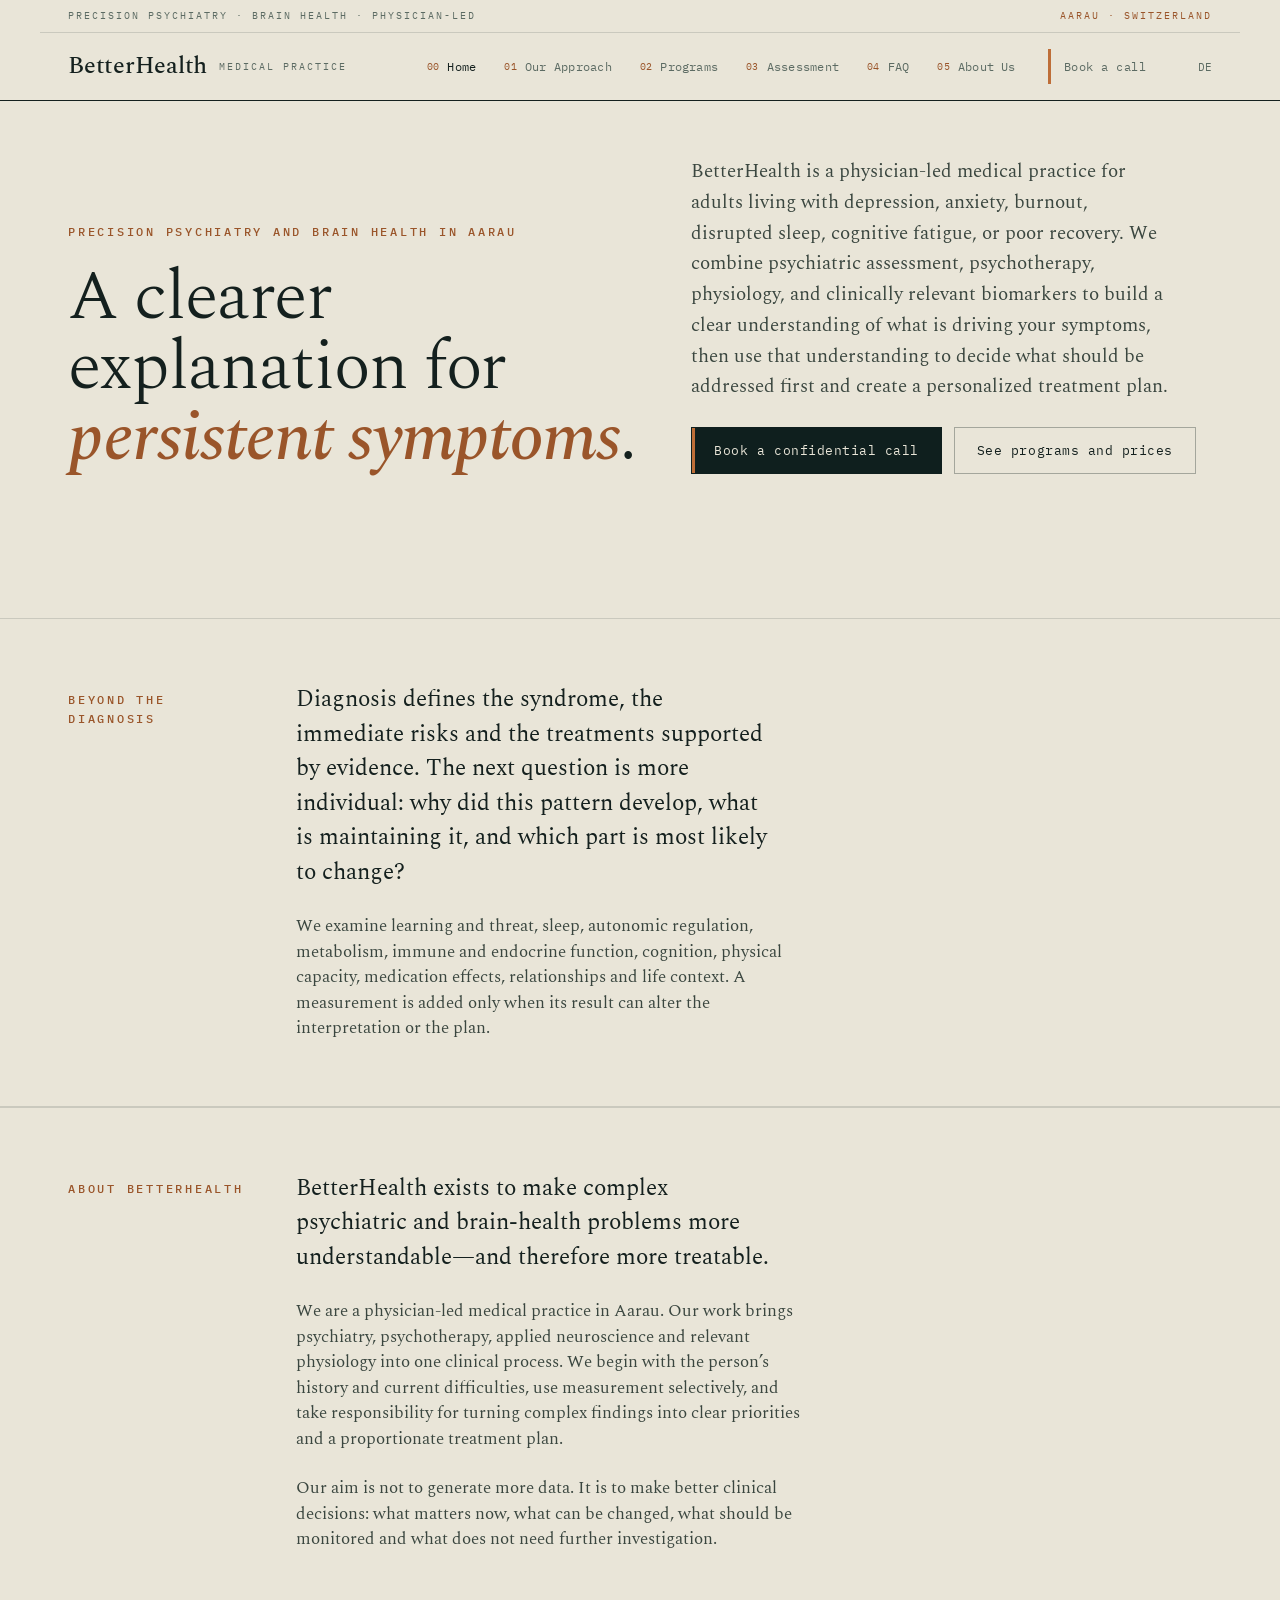
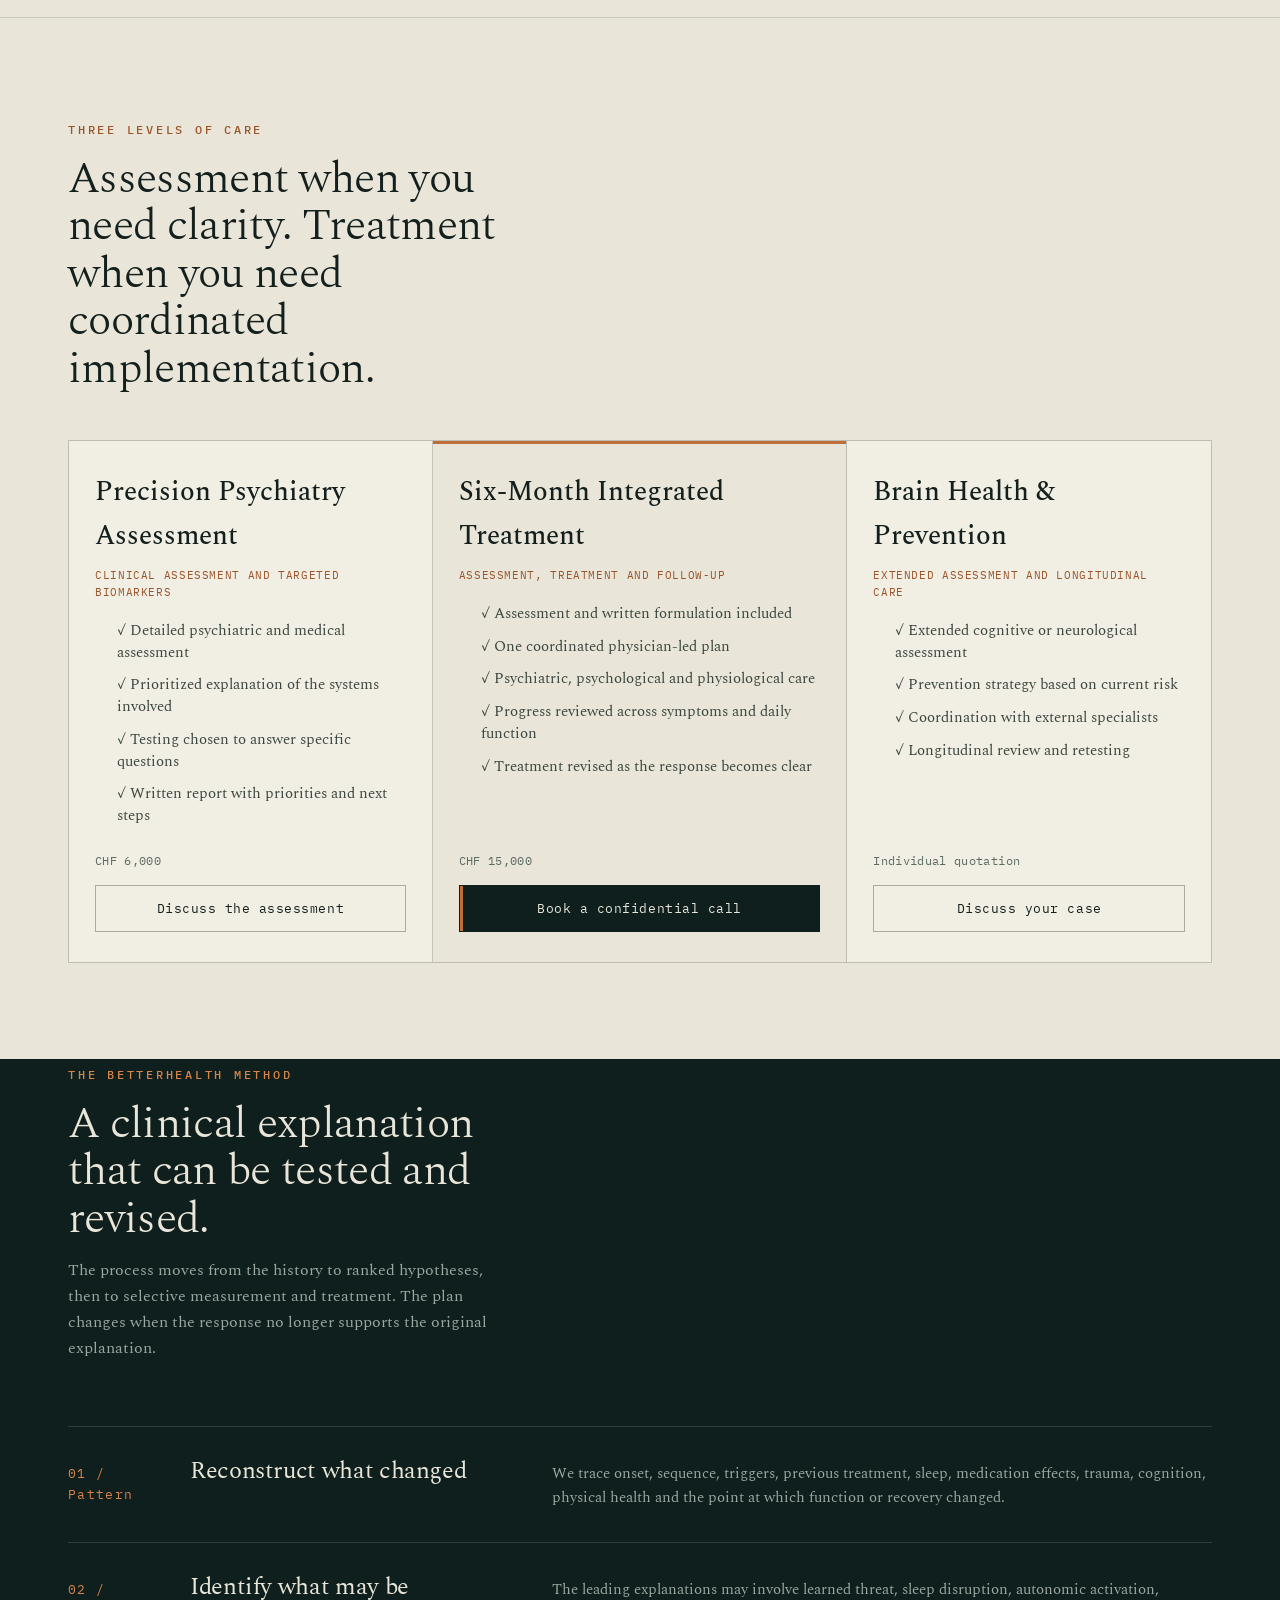
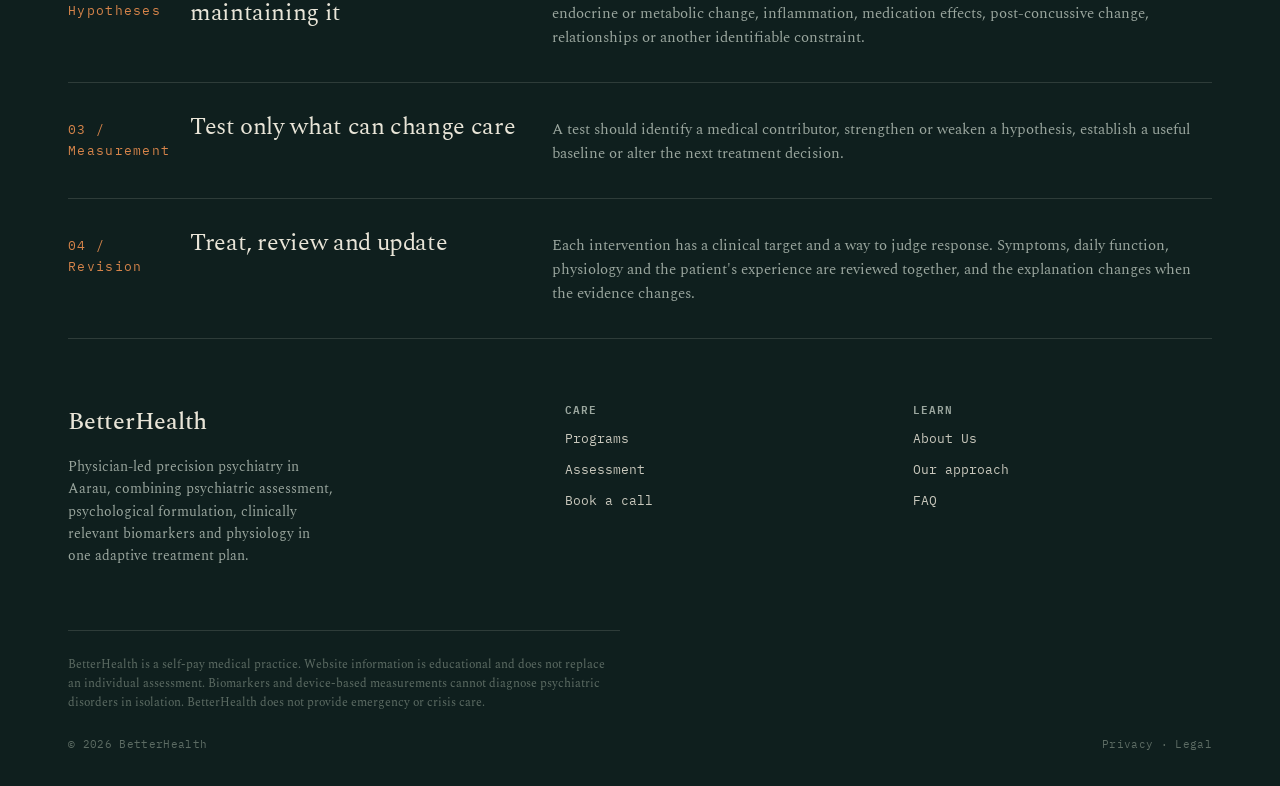
<file: index.html>
<!DOCTYPE html><html lang="en"><head><meta charset="utf-8"/><meta content="width=device-width, initial-scale=1.0" name="viewport"/><title>BetterHealth | Precision psychiatry and brain health in Aarau</title><meta content="Physician-led precision psychiatry in Aarau for persistent depression, anxiety, burnout, disrupted sleep, cognitive fatigue and poor recovery." name="description"/><meta content="BetterHealth | Precision psychiatry and brain health in Aarau" property="og:title"/><meta content="Psychiatric assessment, psychotherapy, clinically relevant biomarkers and physiology brought together in one personalized treatment plan." property="og:description"/><meta content="website" property="og:type"/><link href="https://fonts.googleapis.com" rel="preconnect"/><link crossorigin="" href="https://fonts.gstatic.com" rel="preconnect"/><link href="https://fonts.googleapis.com/css2?family=Spectral:ital,wght@0,300;0,400;0,500;0,600;1,400;1,500&amp;family=IBM+Plex+Mono:wght@400;500;600&amp;display=swap" rel="stylesheet"/><link href="assets/styles.css" rel="stylesheet"/></head><body><header class="nav"><div class="registry"><span data-de="Präzisionspsychiatrie · Gehirngesundheit · Ärztlich geleitet" data-en="Precision psychiatry · Brain health · Physician-led">Precision psychiatry · Brain health · Physician-led</span><span data-de="Aarau · Schweiz" data-en="Aarau · Switzerland">Aarau · Switzerland</span></div><div class="nav-inner"><a class="brand" href="./"><b>BetterHealth</b><span data-de="Praxis" data-en="Medical Practice">Medical Practice</span></a><button aria-controls="navMenu" aria-expanded="false" aria-label="Menu" class="menu-toggle" type="button">☰</button><nav aria-label="Primary" class="nav-index" id="navMenu"><a aria-current="page" href="./"><i>00</i><span data-de="Startseite" data-en="Home">Home</span></a><a href="approach/"><i>01</i><span data-de="Unser Ansatz" data-en="Our Approach">Our Approach</span></a><a href="programs/"><i>02</i><span data-de="Programme" data-en="Programs">Programs</span></a><a href="assessment/"><i>03</i><span data-de="Abklärung" data-en="Assessment">Assessment</span></a><a href="faq/"><i>04</i><span data-de="FAQ" data-en="FAQ">FAQ</span></a><a class="btn btn-solid" href="contact/"><span data-de="Gespräch buchen" data-en="Book a call">Book a call</span></a><button aria-label="Switch language" class="lang-toggle" type="button"><span data-de="EN" data-en="DE">DE</span></button></nav></div></header><div class="page active" id="main-content"><a id="top"></a><section class="hero"><div class="wrap"><div class="hero-head"><div><span class="cap" data-de="Präzisionspsychiatrie und Gehirngesundheit in Aarau" data-en="Precision psychiatry and brain health in Aarau">Precision psychiatry and brain health in Aarau</span><h1 style="margin-top:18px"><span data-de="Eine klarere Erklärung für " data-en="A clearer explanation for ">A clearer explanation for </span><em data-de="anhaltende Beschwerden" data-en="persistent symptoms">persistent symptoms</em><span data-de="." data-en=".">.</span></h1></div><div><p class="lede" data-de="BetterHealth ist eine ärztlich geleitete medizinische Praxis für Erwachsene mit Depression, Angst, Burnout, gestörtem Schlaf, kognitiver Erschöpfung oder unzureichender Erholung. Wir verbinden psychiatrische Abklärung, Psychotherapie, Physiologie und klinisch relevante Biomarker, um klar zu verstehen, was Ihre Beschwerden antreibt. Dieses Verständnis nutzen wir, um zu entscheiden, was zuerst behandelt werden sollte, und einen personalisierten Behandlungsplan zu erstellen." data-en="BetterHealth is a physician-led medical practice for adults living with depression, anxiety, burnout, disrupted sleep, cognitive fatigue, or poor recovery. We combine psychiatric assessment, psychotherapy, physiology, and clinically relevant biomarkers to build a clear understanding of what is driving your symptoms, then use that understanding to decide what should be addressed first and create a personalized treatment plan.">BetterHealth is a physician-led medical practice for adults living with depression, anxiety, burnout, disrupted sleep, cognitive fatigue, or poor recovery. We combine psychiatric assessment, psychotherapy, physiology, and clinically relevant biomarkers to build a clear understanding of what is driving your symptoms, then use that understanding to decide what should be addressed first and create a personalized treatment plan.</p><div class="hero-actions"><a class="btn btn-solid" href="contact/"><span data-de="Vertrauliches Gespräch buchen" data-en="Book a confidential call">Book a confidential call</span></a><a class="btn btn-ghost" href="programs/"><span data-de="Programme und Preise ansehen" data-en="See programs and prices">See programs and prices</span></a></div></div></div></div></section><section class="thesis"><div class="wrap"><span class="cap" data-de="Über die Diagnose hinaus" data-en="Beyond the diagnosis">Beyond the diagnosis</span><div><p data-de="Die Diagnose ordnet das Syndrom, unmittelbare Risiken und evidenzbasierte Behandlungsoptionen ein. Danach folgt die individuellere Frage: Wie ist dieses Muster entstanden, wodurch wird es aufrechterhalten und welcher Teil lässt sich am ehesten verändern?" data-en="Diagnosis defines the syndrome, the immediate risks and the treatments supported by evidence. The next question is more individual: why did this pattern develop, what is maintaining it, and which part is most likely to change?">Diagnosis defines the syndrome, the immediate risks and the treatments supported by evidence. The next question is more individual: why did this pattern develop, what is maintaining it, and which part is most likely to change?</p><p data-de="Wir untersuchen Lernen und Bedrohungsverarbeitung, Schlaf, autonome Regulation, Stoffwechsel, Immun- und Hormonsystem, Kognition, körperliche Leistungsfähigkeit, Medikamenteneffekte, Beziehungen und Lebenskontext. Eine Messung wird nur ergänzt, wenn ihr Ergebnis die Interpretation oder den Plan verändern kann." data-en="We examine learning and threat, sleep, autonomic regulation, metabolism, immune and endocrine function, cognition, physical capacity, medication effects, relationships and life context. A measurement is added only when its result can alter the interpretation or the plan.">We examine learning and threat, sleep, autonomic regulation, metabolism, immune and endocrine function, cognition, physical capacity, medication effects, relationships and life context. A measurement is added only when its result can alter the interpretation or the plan.</p></div></div></section><section class="section programs"><div class="wrap"><div class="head reveal"><span class="cap" data-de="Drei Betreuungstiefen" data-en="Three levels of care">Three levels of care</span><h2 data-de="Abklärung, wenn Sie Klarheit brauchen. Behandlung, wenn Sie eine koordinierte Umsetzung benötigen." data-en="Assessment when you need clarity. Treatment when you need coordinated implementation.">Assessment when you need clarity. Treatment when you need coordinated implementation.</h2></div><div class="tgrid reveal"><div class="tcard"><div class="tname" data-de="Präzisionspsychiatrische Abklärung" data-en="Precision Psychiatry Assessment">Precision Psychiatry Assessment</div><div class="tfor" data-de="Klinische Abklärung und gezielte Biomarker" data-en="Clinical assessment and targeted biomarkers">Clinical assessment and targeted biomarkers</div><ul><li>✓ <span data-de="Vertiefte psychiatrische und medizinische Abklärung" data-en="Detailed psychiatric and medical assessment">Detailed psychiatric and medical assessment</span></li><li>✓ <span data-de="Priorisierte Erklärung der beteiligten Systeme" data-en="Prioritized explanation of the systems involved">Prioritized explanation of the systems involved</span></li><li>✓ <span data-de="Untersuchungen für klar definierte Fragestellungen" data-en="Testing chosen to answer specific questions">Testing chosen to answer specific questions</span></li><li>✓ <span data-de="Schriftlicher Bericht mit Prioritäten und nächsten Schritten" data-en="Written report with priorities and next steps">Written report with priorities and next steps</span></li></ul><div class="price" data-de="CHF 6.000" data-en="CHF 6,000">CHF 6,000</div><a class="btn btn-ghost" href="contact/"><span data-de="Abklärung besprechen" data-en="Discuss the assessment">Discuss the assessment</span></a></div><div class="tcard feat"><div class="tname" data-de="Sechsmonatige integrierte Behandlung" data-en="Six-Month Integrated Treatment">Six-Month Integrated Treatment</div><div class="tfor" data-de="Abklärung, Behandlung und Verlauf" data-en="Assessment, treatment and follow-up">Assessment, treatment and follow-up</div><ul><li>✓ <span data-de="Abklärung und schriftliche Fallformulierung inbegriffen" data-en="Assessment and written formulation included">Assessment and written formulation included</span></li><li>✓ <span data-de="Ein koordinierter, ärztlich geleiteter Plan" data-en="One coordinated physician-led plan">One coordinated physician-led plan</span></li><li>✓ <span data-de="Psychiatrische, psychologische und physiologische Behandlung" data-en="Psychiatric, psychological and physiological care">Psychiatric, psychological and physiological care</span></li><li>✓ <span data-de="Verlaufskontrolle von Symptomen und Alltagsfunktion" data-en="Progress reviewed across symptoms and daily function">Progress reviewed across symptoms and daily function</span></li><li>✓ <span data-de="Anpassung der Behandlung anhand des tatsächlichen Verlaufs" data-en="Treatment revised as the response becomes clear">Treatment revised as the response becomes clear</span></li></ul><div class="price" data-de="CHF 15.000" data-en="CHF 15,000">CHF 15,000</div><a class="btn btn-solid" href="contact/"><span data-de="Vertrauliches Gespräch buchen" data-en="Book a confidential call">Book a confidential call</span></a></div><div class="tcard"><div class="tname" data-de="Gehirngesundheit &amp; Prävention" data-en="Brain Health &amp; Prevention">Brain Health &amp; Prevention</div><div class="tfor" data-de="Erweiterte Abklärung und längerfristige Betreuung" data-en="Extended assessment and longitudinal care">Extended assessment and longitudinal care</div><ul><li>✓ <span data-de="Erweiterte kognitive oder neurologische Abklärung" data-en="Extended cognitive or neurological assessment">Extended cognitive or neurological assessment</span></li><li>✓ <span data-de="Präventionsstrategie auf Grundlage des aktuellen Risikos" data-en="Prevention strategy based on current risk">Prevention strategy based on current risk</span></li><li>✓ <span data-de="Koordination mit externen Fachpersonen" data-en="Coordination with external specialists">Coordination with external specialists</span></li><li>✓ <span data-de="Längerfristige Verlaufsbeurteilung und Wiederholungsmessungen" data-en="Longitudinal review and retesting">Longitudinal review and retesting</span></li></ul><div class="price" data-de="Individuelle Offerte" data-en="Individual quotation">Individual quotation</div><a class="btn btn-ghost" href="contact/"><span data-de="Fall besprechen" data-en="Discuss your case">Discuss your case</span></a></div></div></div></section><section class="method" id="method"><div class="wrap"><span class="cap reveal" data-de="Die BetterHealth-Methode" data-en="The BetterHealth method">The BetterHealth method</span><h2 class="reveal" data-de="Eine klinische Erklärung, die überprüft und angepasst werden kann." data-en="A clinical explanation that can be tested and revised.">A clinical explanation that can be tested and revised.</h2><p class="intro reveal" data-de="Der Prozess führt von der Vorgeschichte zu priorisierten Hypothesen, danach zu gezielten Messungen und Behandlung. Der Plan wird geändert, wenn der Verlauf die ursprüngliche Erklärung nicht mehr stützt." data-en="The process moves from the history to ranked hypotheses, then to selective measurement and treatment. The plan changes when the response no longer supports the original explanation.">The process moves from the history to ranked hypotheses, then to selective measurement and treatment. The plan changes when the response no longer supports the original explanation.</p><div class="seq"><div class="seqrow reveal"><span class="idx">01 / <span data-de="Muster" data-en="Pattern">Pattern</span></span><h3 data-de="Rekonstruieren, was sich verändert hat" data-en="Reconstruct what changed">Reconstruct what changed</h3><p data-de="Wir erfassen Beginn, Abfolge, Auslöser, bisherige Behandlung, Schlaf, Medikamenteneffekte, Trauma, Kognition, körperliche Gesundheit und den Zeitpunkt, an dem Funktion oder Erholung sich verändert haben." data-en="We trace onset, sequence, triggers, previous treatment, sleep, medication effects, trauma, cognition, physical health and the point at which function or recovery changed.">We trace onset, sequence, triggers, previous treatment, sleep, medication effects, trauma, cognition, physical health and the point at which function or recovery changed.</p></div><div class="seqrow reveal"><span class="idx">02 / <span data-de="Hypothesen" data-en="Hypotheses">Hypotheses</span></span><h3 data-de="Mögliche aufrechterhaltende Faktoren erkennen" data-en="Identify what may be maintaining it">Identify what may be maintaining it</h3><p data-de="Die führenden Erklärungen können gelerntes Bedrohungserleben, Schlafstörung, autonome Aktivierung, endokrine oder metabolische Veränderungen, Entzündung, Medikamenteneffekte, postkommotionelle Veränderungen, Beziehungen oder eine andere erkennbare Einschränkung betreffen." data-en="The leading explanations may involve learned threat, sleep disruption, autonomic activation, endocrine or metabolic change, inflammation, medication effects, post-concussive change, relationships or another identifiable constraint.">The leading explanations may involve learned threat, sleep disruption, autonomic activation, endocrine or metabolic change, inflammation, medication effects, post-concussive change, relationships or another identifiable constraint.</p></div><div class="seqrow reveal"><span class="idx">03 / <span data-de="Messung" data-en="Measurement">Measurement</span></span><h3 data-de="Nur messen, was die Behandlung verändern kann" data-en="Test only what can change care">Test only what can change care</h3><p data-de="Eine Untersuchung sollte einen medizinischen Einflussfaktor erkennen, eine Hypothese stützen oder abschwächen, einen sinnvollen Ausgangswert festlegen oder die nächste Behandlungsentscheidung verändern." data-en="A test should identify a medical contributor, strengthen or weaken a hypothesis, establish a useful baseline or alter the next treatment decision.">A test should identify a medical contributor, strengthen or weaken a hypothesis, establish a useful baseline or alter the next treatment decision.</p></div><div class="seqrow reveal"><span class="idx">04 / <span data-de="Anpassung" data-en="Revision">Revision</span></span><h3 data-de="Behandeln, überprüfen und anpassen" data-en="Treat, review and update">Treat, review and update</h3><p data-de="Jede Intervention hat ein klinisches Ziel und eine Methode zur Beurteilung des Ansprechens. Symptome, Alltagsfunktion, Physiologie und die Erfahrung des Patienten werden gemeinsam betrachtet, und die Erklärung ändert sich mit der Evidenz." data-en="Each intervention has a clinical target and a way to judge response. Symptoms, daily function, physiology and the patient's experience are reviewed together, and the explanation changes when the evidence changes.">Each intervention has a clinical target and a way to judge response. Symptoms, daily function, physiology and the patient's experience are reviewed together, and the explanation changes when the evidence changes.</p></div></div></div></section></div><footer><div class="wrap"><div class="fcols"><div><a class="brand" href="./"><b>BetterHealth</b></a><p class="fdesc" data-de="Ärztlich geleitete Präzisionspsychiatrie in Aarau, die psychiatrische Abklärung, psychologische Fallformulierung, klinisch relevante Biomarker und Physiologie in einem anpassbaren Behandlungsplan verbindet." data-en="Physician-led precision psychiatry in Aarau, combining psychiatric assessment, psychological formulation, clinically relevant biomarkers and physiology in one adaptive treatment plan.">Physician-led precision psychiatry in Aarau, combining psychiatric assessment, psychological formulation, clinically relevant biomarkers and physiology in one adaptive treatment plan.</p></div><div class="fcol"><h4 data-de="Pflege" data-en="Care">Care</h4><a data-de="Programme" data-en="Programs" href="programs/">Programs</a><a data-de="Abklärung" data-en="Assessment" href="assessment/">Assessment</a><a data-de="Gespräch buchen" data-en="Book a call" href="contact/">Book a call</a></div><div class="fcol"><h4 data-de="Wissen" data-en="Learn">Learn</h4><a data-de="Unser Ansatz" data-en="Our approach" href="approach/">Our approach</a><a data-de="FAQ" data-en="FAQ" href="faq/">FAQ</a></div></div><p class="disclaimer" data-de="BetterHealth ist eine medizinische Selbstzahlerpraxis. Die Informationen auf dieser Website dienen der Aufklärung und ersetzen keine individuelle Abklärung. Biomarker und gerätebasierte Messungen können psychiatrische Erkrankungen nicht isoliert diagnostizieren. BetterHealth bietet keine Notfall- oder Krisenversorgung." data-en="BetterHealth is a self-pay medical practice. Website information is educational and does not replace an individual assessment. Biomarkers and device-based measurements cannot diagnose psychiatric disorders in isolation. BetterHealth does not provide emergency or crisis care.">BetterHealth is a self-pay medical practice. Website information is educational and does not replace an individual assessment. Biomarkers and device-based measurements cannot diagnose psychiatric disorders in isolation. BetterHealth does not provide emergency or crisis care.</p><div class="fbottom"><span data-de="© 2026 BetterHealth" data-en="© 2026 BetterHealth">© 2026 BetterHealth</span><span data-de="Datenschutz · Rechtliches" data-en="Privacy · Legal">Privacy · Legal</span></div></div></footer><script defer src="assets/app.js"></script></body></html>
</file>
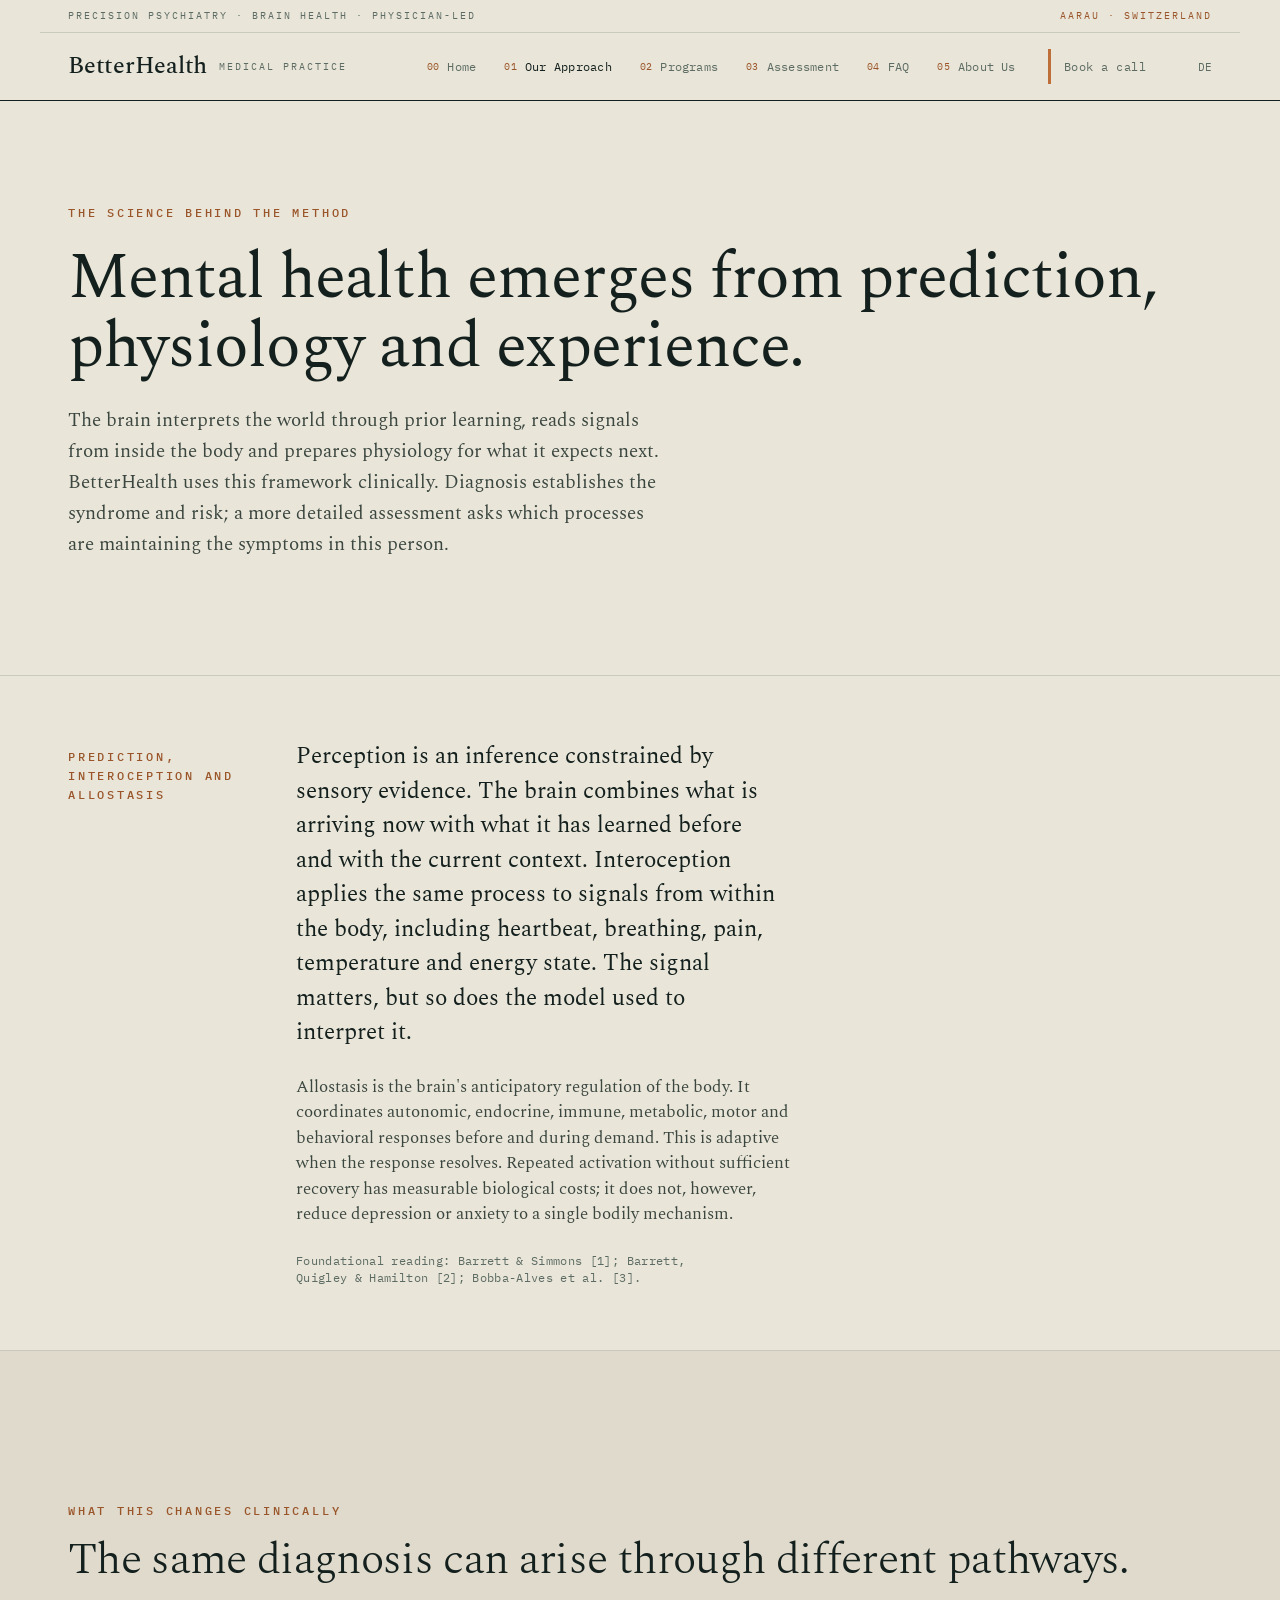
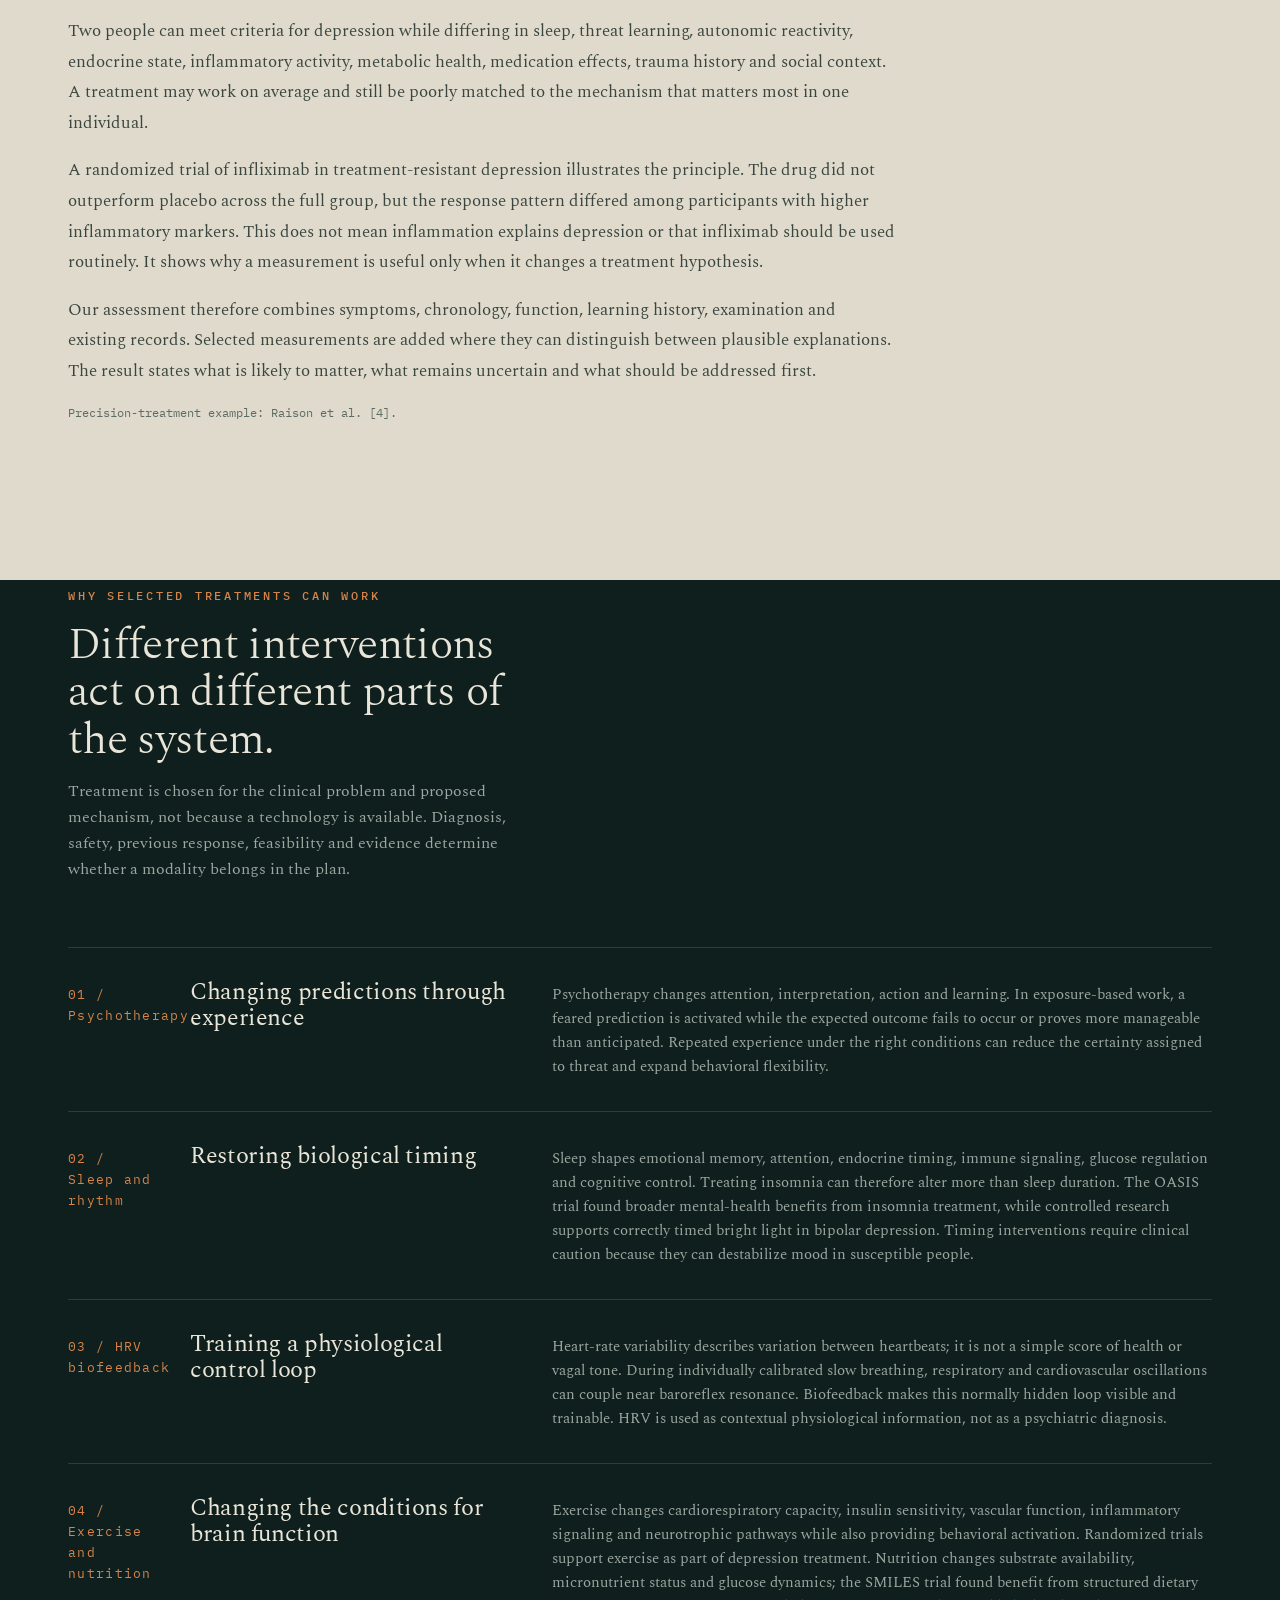
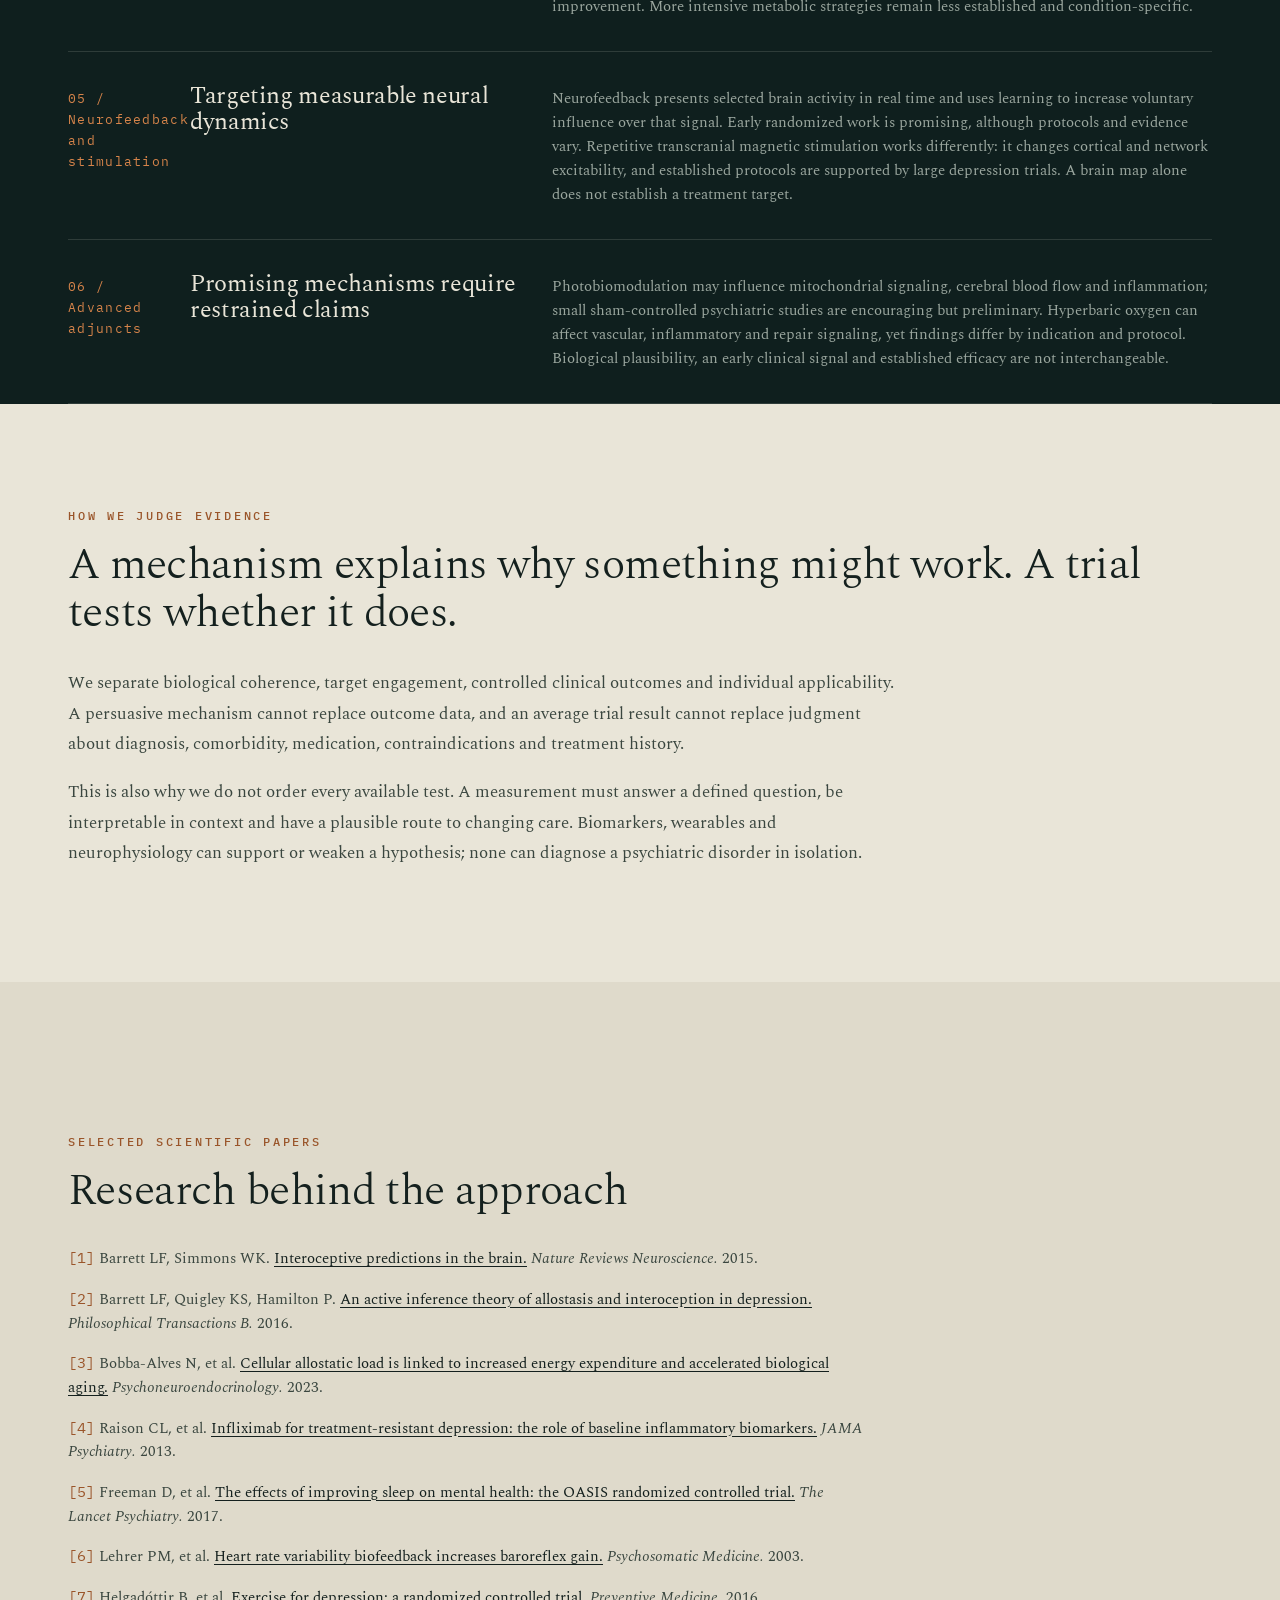
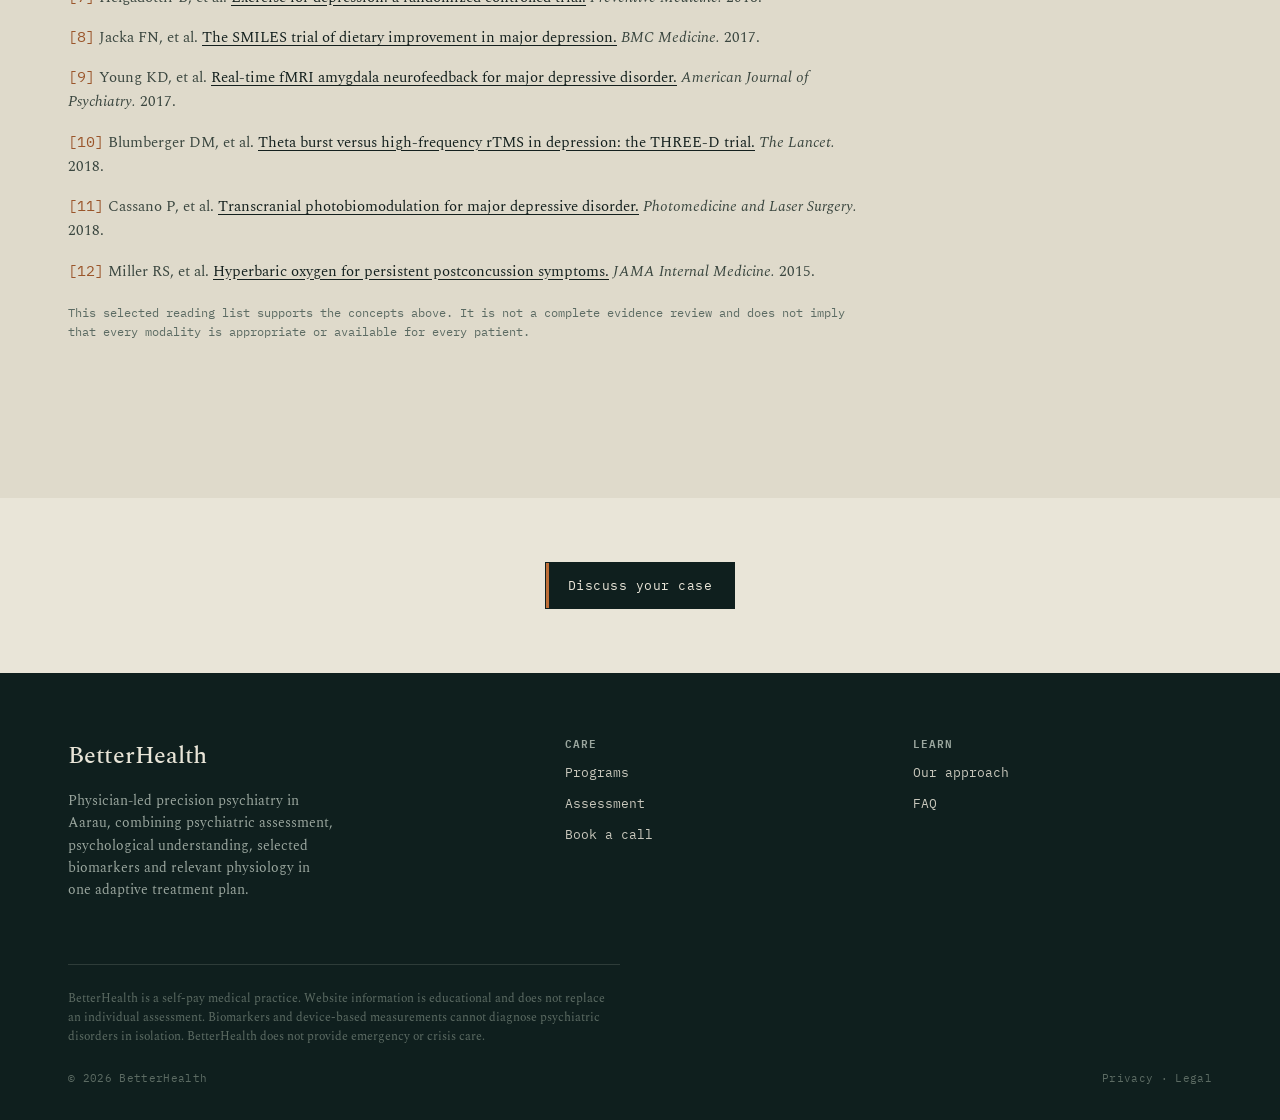
<file: approach/index.html>
<!DOCTYPE html><html lang="en"><head><meta charset="utf-8"/><meta name="viewport" content="width=device-width,initial-scale=1"/><meta name="theme-color" content="#17302d"/><meta name="color-scheme" content="light"/><title>The science behind our approach | BetterHealth</title><meta name="description" content="How prediction, interoception, sleep, physiology, learning and selective measurement inform BetterHealth precision psychiatry."/><meta property="og:title" content="The science behind our approach | BetterHealth"/><meta property="og:description" content="An accessible scientific explanation of the mechanisms behind BetterHealth care, with linked research."/><meta property="og:type" content="website"/><link href="../favicon.svg" rel="icon" type="image/svg+xml"/><link href="../site.webmanifest" rel="manifest"/><link href="https://fonts.googleapis.com" rel="preconnect"/><link crossorigin href="https://fonts.gstatic.com" rel="preconnect"/><link href="https://fonts.googleapis.com/css2?family=Spectral:ital,wght@0,300;0,400;0,500;0,600;1,400;1,500&amp;family=IBM+Plex+Mono:wght@400;500;600&amp;display=swap" rel="stylesheet"/><link href="../assets/styles.css" rel="stylesheet"/></head><body><a class="skip-link" href="#main-content">Skip to content</a><noscript><p class="no-js-notice">This website requires JavaScript for language switching and interactive elements.</p></noscript><header class="nav"><div class="registry"><span data-en="Precision psychiatry · Brain health · Physician-led" data-de="Präzisionspsychiatrie · Gehirngesundheit · Ärztlich geleitet">Precision psychiatry · Brain health · Physician-led</span><span data-en="Aarau · Switzerland" data-de="Aarau · Schweiz">Aarau · Switzerland</span></div><div class="nav-inner"><a class="brand" href="../"><b>BetterHealth</b><span data-en="Medical Practice" data-de="Praxis">Medical Practice</span></a><button aria-controls="navMenu" aria-expanded="false" aria-label="Menu" class="menu-toggle" type="button">☰</button><nav aria-label="Primary" class="nav-index" id="navMenu"><a href="../"><i>00</i><span data-en="Home" data-de="Startseite">Home</span></a><a aria-current="page" href="../approach/"><i>01</i><span data-en="Our Approach" data-de="Unser Ansatz">Our Approach</span></a><a href="../programs/"><i>02</i><span data-en="Programs" data-de="Programme">Programs</span></a><a href="../assessment/"><i>03</i><span data-en="Assessment" data-de="Abklärung">Assessment</span></a><a href="../faq/"><i>04</i><span data-en="FAQ" data-de="FAQ">FAQ</span></a><a class="btn btn-solid" href="../contact/"><span data-en="Book a call" data-de="Gespräch buchen">Book a call</span></a><button aria-label="Switch language" class="lang-toggle" type="button"><span data-en="DE" data-de="EN">DE</span></button></nav></div></header><main class="page" id="main-content"><section class="section"><div class="wrap"><span class="cap" data-en="The science behind the method" data-de="Die Wissenschaft hinter der Methode">The science behind the method</span><h1 style="font-size:clamp(38px,5.4vw,64px);margin-top:18px" data-en="Mental health emerges from prediction, physiology and experience." data-de="Psychische Gesundheit entsteht aus Vorhersage, Physiologie und Erfahrung.">Mental health emerges from prediction, physiology and experience.</h1><p style="font-size:19px;color:var(--ink-soft);margin-top:24px;max-width:60ch" data-en="The brain interprets the world through prior learning, reads signals from inside the body and prepares physiology for what it expects next. BetterHealth uses this framework clinically. Diagnosis establishes the syndrome and risk; a more detailed assessment asks which processes are maintaining the symptoms in this person." data-de="Das Gehirn interpretiert die Welt durch frühere Lernerfahrungen, liest Signale aus dem Körperinneren und bereitet die Physiologie auf das vor, was es als Nächstes erwartet. BetterHealth nutzt diesen Rahmen klinisch. Die Diagnose ordnet Syndrom und Risiko ein; eine vertiefte Abklärung untersucht, welche Prozesse die Beschwerden bei diesem Menschen aufrechterhalten.">The brain interprets the world through prior learning, reads signals from inside the body and prepares physiology for what it expects next. BetterHealth uses this framework clinically. Diagnosis establishes the syndrome and risk; a more detailed assessment asks which processes are maintaining the symptoms in this person.</p></div></section><section class="thesis"><div class="wrap"><span class="cap" data-en="Prediction, interoception and allostasis" data-de="Vorhersage, Interozeption und Allostase">Prediction, interoception and allostasis</span><div><p data-en="Perception is an inference constrained by sensory evidence. The brain combines what is arriving now with what it has learned before and with the current context. Interoception applies the same process to signals from within the body, including heartbeat, breathing, pain, temperature and energy state. The signal matters, but so does the model used to interpret it." data-de="Wahrnehmung ist eine Schlussfolgerung, die durch sensorische Evidenz begrenzt wird. Das Gehirn verbindet das, was gerade eintrifft, mit früheren Lernerfahrungen und dem aktuellen Kontext. Interozeption bezeichnet denselben Prozess für Signale aus dem Körperinneren, darunter Herzschlag, Atmung, Schmerz, Temperatur und Energiezustand. Das Signal ist relevant, ebenso das Modell, mit dem es interpretiert wird.">Perception is an inference constrained by sensory evidence. The brain combines what is arriving now with what it has learned before and with the current context. Interoception applies the same process to signals from within the body, including heartbeat, breathing, pain, temperature and energy state. The signal matters, but so does the model used to interpret it.</p><p data-en="Allostasis is the brain's anticipatory regulation of the body. It coordinates autonomic, endocrine, immune, metabolic, motor and behavioral responses before and during demand. This is adaptive when the response resolves. Repeated activation without sufficient recovery has measurable biological costs; it does not, however, reduce depression or anxiety to a single bodily mechanism." data-de="Allostase ist die vorausschauende Regulation des Körpers durch das Gehirn. Sie koordiniert autonome, endokrine, immunologische, metabolische, motorische und verhaltensbezogene Reaktionen vor und während einer Anforderung. Diese Anpassung ist sinnvoll, wenn die Reaktion wieder abklingt. Wiederholte Aktivierung ohne ausreichende Erholung hat messbare biologische Kosten; sie reduziert Depression oder Angst jedoch nicht auf einen einzelnen körperlichen Mechanismus.">Allostasis is the brain's anticipatory regulation of the body. It coordinates autonomic, endocrine, immune, metabolic, motor and behavioral responses before and during demand. This is adaptive when the response resolves. Repeated activation without sufficient recovery has measurable biological costs; it does not, however, reduce depression or anxiety to a single bodily mechanism.</p><p style="font-family:var(--mono);font-size:11.5px;letter-spacing:.03em;color:var(--slate)" data-en="Foundational reading: Barrett &amp; Simmons [1]; Barrett, Quigley &amp; Hamilton [2]; Bobba-Alves et al. [3]." data-de="Grundlagenliteratur: Barrett &amp; Simmons [1]; Barrett, Quigley &amp; Hamilton [2]; Bobba-Alves et al. [3].">Foundational reading: Barrett &amp; Simmons [1]; Barrett, Quigley &amp; Hamilton [2]; Bobba-Alves et al. [3].</p></div></div></section><section class="section" style="background:var(--porcelain-2);"><div class="wrap" style="padding-top:var(--s5);padding-bottom:var(--s5);"><span class="cap" data-en="What this changes clinically" data-de="Was sich dadurch klinisch verändert">What this changes clinically</span><h2 style="font-size:clamp(28px,3.6vw,44px);font-weight:300;margin-top:12px;margin-bottom:var(--s4)" data-en="The same diagnosis can arise through different pathways." data-de="Dieselbe Diagnose kann über unterschiedliche Wege entstehen.">The same diagnosis can arise through different pathways.</h2><div style="max-width:92ch;line-height:1.8;font-size:17px;color:var(--ink-soft);"><p data-en="Two people can meet criteria for depression while differing in sleep, threat learning, autonomic reactivity, endocrine state, inflammatory activity, metabolic health, medication effects, trauma history and social context. A treatment may work on average and still be poorly matched to the mechanism that matters most in one individual." data-de="Zwei Menschen können die Kriterien einer Depression erfüllen und sich dennoch in Schlaf, Bedrohungslernen, autonomer Reaktivität, endokrinem Zustand, Entzündungsaktivität, Stoffwechselgesundheit, Medikamenteneffekten, Traumageschichte und sozialem Kontext unterscheiden. Eine Behandlung kann im Durchschnitt wirksam sein und dennoch schlecht zu dem Mechanismus passen, der bei einem einzelnen Menschen am wichtigsten ist.">Two people can meet criteria for depression while differing in sleep, threat learning, autonomic reactivity, endocrine state, inflammatory activity, metabolic health, medication effects, trauma history and social context. A treatment may work on average and still be poorly matched to the mechanism that matters most in one individual.</p><p data-en="A randomized trial of infliximab in treatment-resistant depression illustrates the principle. The drug did not outperform placebo across the full group, but the response pattern differed among participants with higher inflammatory markers. This does not mean inflammation explains depression or that infliximab should be used routinely. It shows why a measurement is useful only when it changes a treatment hypothesis." data-de="Eine randomisierte Studie mit Infliximab bei therapieresistenter Depression veranschaulicht dieses Prinzip. In der gesamten Gruppe war das Medikament Placebo nicht überlegen, bei Teilnehmenden mit höheren Entzündungsmarkern zeigte sich jedoch ein anderes Reaktionsmuster. Daraus folgt weder, dass Entzündung Depression erklärt, noch dass Infliximab routinemässig eingesetzt werden sollte. Die Studie zeigt, weshalb eine Messung nur dann wertvoll ist, wenn sie eine Behandlungshypothese verändert.">A randomized trial of infliximab in treatment-resistant depression illustrates the principle. The drug did not outperform placebo across the full group, but the response pattern differed among participants with higher inflammatory markers. This does not mean inflammation explains depression or that infliximab should be used routinely. It shows why a measurement is useful only when it changes a treatment hypothesis.</p><p data-en="Our assessment therefore combines symptoms, chronology, function, learning history, examination and existing records. Selected measurements are added where they can distinguish between plausible explanations. The result states what is likely to matter, what remains uncertain and what should be addressed first." data-de="Unsere Abklärung verbindet deshalb Symptome, zeitlichen Verlauf, Funktionsniveau, Lerngeschichte, Untersuchung und bestehende Unterlagen. Ausgewählte Messungen werden ergänzt, wenn sie zwischen plausiblen Erklärungen unterscheiden können. Das Ergebnis hält fest, was wahrscheinlich relevant ist, was unsicher bleibt und was zuerst behandelt werden sollte.">Our assessment therefore combines symptoms, chronology, function, learning history, examination and existing records. Selected measurements are added where they can distinguish between plausible explanations. The result states what is likely to matter, what remains uncertain and what should be addressed first.</p><p style="font-family:var(--mono);font-size:11.5px;color:var(--slate)" data-en="Precision-treatment example: Raison et al. [4]." data-de="Beispiel für Präzisionsbehandlung: Raison et al. [4].">Precision-treatment example: Raison et al. [4].</p></div></div></section><section class="method"><div class="wrap"><span class="cap reveal" data-en="Why selected treatments can work" data-de="Warum ausgewählte Behandlungen wirken können">Why selected treatments can work</span><h2 class="reveal" data-en="Different interventions act on different parts of the system." data-de="Verschiedene Interventionen wirken an unterschiedlichen Teilen des Systems.">Different interventions act on different parts of the system.</h2><p class="intro reveal" data-en="Treatment is chosen for the clinical problem and proposed mechanism, not because a technology is available. Diagnosis, safety, previous response, feasibility and evidence determine whether a modality belongs in the plan." data-de="Eine Behandlung wird aufgrund des klinischen Problems und des vermuteten Mechanismus ausgewählt, nicht weil eine Technologie verfügbar ist. Diagnose, Sicherheit, bisheriges Ansprechen, Umsetzbarkeit und Evidenz bestimmen, ob eine Modalität in den Plan gehört.">Treatment is chosen for the clinical problem and proposed mechanism, not because a technology is available. Diagnosis, safety, previous response, feasibility and evidence determine whether a modality belongs in the plan.</p><div class="seq"><div class="seqrow"><span class="idx">01 / <span data-en="Psychotherapy" data-de="Psychotherapie">Psychotherapy</span></span><h3 data-en="Changing predictions through experience" data-de="Vorhersagen durch Erfahrung verändern">Changing predictions through experience</h3><p data-en="Psychotherapy changes attention, interpretation, action and learning. In exposure-based work, a feared prediction is activated while the expected outcome fails to occur or proves more manageable than anticipated. Repeated experience under the right conditions can reduce the certainty assigned to threat and expand behavioral flexibility." data-de="Psychotherapie verändert Aufmerksamkeit, Interpretation, Handlung und Lernen. Bei expositionsbasierten Verfahren wird eine befürchtete Vorhersage aktiviert, während das erwartete Ergebnis ausbleibt oder besser bewältigbar ist als angenommen. Wiederholte Erfahrung unter geeigneten Bedingungen kann die Gewissheit von Bedrohung vermindern und die Verhaltensflexibilität erweitern.">Psychotherapy changes attention, interpretation, action and learning. In exposure-based work, a feared prediction is activated while the expected outcome fails to occur or proves more manageable than anticipated. Repeated experience under the right conditions can reduce the certainty assigned to threat and expand behavioral flexibility.</p></div><div class="seqrow"><span class="idx">02 / <span data-en="Sleep and rhythm" data-de="Schlaf und Rhythmus">Sleep and rhythm</span></span><h3 data-en="Restoring biological timing" data-de="Biologische Zeitsteuerung wiederherstellen">Restoring biological timing</h3><p data-en="Sleep shapes emotional memory, attention, endocrine timing, immune signaling, glucose regulation and cognitive control. Treating insomnia can therefore alter more than sleep duration. The OASIS trial found broader mental-health benefits from insomnia treatment, while controlled research supports correctly timed bright light in bipolar depression. Timing interventions require clinical caution because they can destabilize mood in susceptible people." data-de="Schlaf beeinflusst emotionales Gedächtnis, Aufmerksamkeit, endokrine Zeitsteuerung, Immunsignale, Glukoseregulation und kognitive Kontrolle. Die Behandlung von Insomnie kann deshalb mehr verändern als die Schlafdauer. Die OASIS-Studie zeigte breitere psychische Effekte der Insomniebehandlung, während kontrollierte Forschung korrekt terminierte Lichttherapie bei bipolarer Depression stützt. Zeitliche Interventionen erfordern klinische Vorsicht, da sie bei vulnerablen Menschen die Stimmung destabilisieren können.">Sleep shapes emotional memory, attention, endocrine timing, immune signaling, glucose regulation and cognitive control. Treating insomnia can therefore alter more than sleep duration. The OASIS trial found broader mental-health benefits from insomnia treatment, while controlled research supports correctly timed bright light in bipolar depression. Timing interventions require clinical caution because they can destabilize mood in susceptible people.</p></div><div class="seqrow"><span class="idx">03 / <span data-en="HRV biofeedback" data-de="HRV-Biofeedback">HRV biofeedback</span></span><h3 data-en="Training a physiological control loop" data-de="Einen physiologischen Regelkreis trainieren">Training a physiological control loop</h3><p data-en="Heart-rate variability describes variation between heartbeats; it is not a simple score of health or vagal tone. During individually calibrated slow breathing, respiratory and cardiovascular oscillations can couple near baroreflex resonance. Biofeedback makes this normally hidden loop visible and trainable. HRV is used as contextual physiological information, not as a psychiatric diagnosis." data-de="Herzfrequenzvariabilität beschreibt die Schwankung zwischen Herzschlägen; sie ist kein einfacher Wert für Gesundheit oder Vagustonus. Bei individuell abgestimmter langsamer Atmung können sich respiratorische und kardiovaskuläre Oszillationen nahe der Baroreflex-Resonanz koppeln. Biofeedback macht diesen normalerweise verborgenen Regelkreis sichtbar und trainierbar. HRV wird als kontextabhängige physiologische Information verwendet und nicht als psychiatrische Diagnose.">Heart-rate variability describes variation between heartbeats; it is not a simple score of health or vagal tone. During individually calibrated slow breathing, respiratory and cardiovascular oscillations can couple near baroreflex resonance. Biofeedback makes this normally hidden loop visible and trainable. HRV is used as contextual physiological information, not as a psychiatric diagnosis.</p></div><div class="seqrow"><span class="idx">04 / <span data-en="Exercise and nutrition" data-de="Bewegung und Ernährung">Exercise and nutrition</span></span><h3 data-en="Changing the conditions for brain function" data-de="Die Bedingungen für Gehirnfunktion verändern">Changing the conditions for brain function</h3><p data-en="Exercise changes cardiorespiratory capacity, insulin sensitivity, vascular function, inflammatory signaling and neurotrophic pathways while also providing behavioral activation. Randomized trials support exercise as part of depression treatment. Nutrition changes substrate availability, micronutrient status and glucose dynamics; the SMILES trial found benefit from structured dietary improvement. More intensive metabolic strategies remain less established and condition-specific." data-de="Bewegung verändert kardiorespiratorische Leistungsfähigkeit, Insulinsensitivität, Gefässfunktion, Entzündungssignale und neurotrophe Signalwege und vermittelt zugleich Verhaltensaktivierung. Randomisierte Studien stützen Bewegung als Teil der Depressionsbehandlung. Ernährung verändert Substratverfügbarkeit, Mikronährstoffstatus und Glukosedynamik; die SMILES-Studie zeigte Nutzen einer strukturierten Ernährungsumstellung. Intensivere metabolische Strategien bleiben weniger etabliert und indikationsspezifisch.">Exercise changes cardiorespiratory capacity, insulin sensitivity, vascular function, inflammatory signaling and neurotrophic pathways while also providing behavioral activation. Randomized trials support exercise as part of depression treatment. Nutrition changes substrate availability, micronutrient status and glucose dynamics; the SMILES trial found benefit from structured dietary improvement. More intensive metabolic strategies remain less established and condition-specific.</p></div><div class="seqrow"><span class="idx">05 / <span data-en="Neurofeedback and stimulation" data-de="Neurofeedback und Stimulation">Neurofeedback and stimulation</span></span><h3 data-en="Targeting measurable neural dynamics" data-de="Messbare neuronale Dynamik beeinflussen">Targeting measurable neural dynamics</h3><p data-en="Neurofeedback presents selected brain activity in real time and uses learning to increase voluntary influence over that signal. Early randomized work is promising, although protocols and evidence vary. Repetitive transcranial magnetic stimulation works differently: it changes cortical and network excitability, and established protocols are supported by large depression trials. A brain map alone does not establish a treatment target." data-de="Neurofeedback zeigt ausgewählte Gehirnaktivität in Echtzeit und nutzt Lernprozesse, um den willentlichen Einfluss auf dieses Signal zu erhöhen. Frühe randomisierte Arbeiten sind vielversprechend, wobei Protokolle und Evidenz variieren. Repetitive transkranielle Magnetstimulation wirkt anders: Sie verändert kortikale und Netzwerk-Erregbarkeit, und etablierte Protokolle werden durch grosse Depressionsstudien gestützt. Eine Gehirnkarte allein begründet kein Behandlungsziel.">Neurofeedback presents selected brain activity in real time and uses learning to increase voluntary influence over that signal. Early randomized work is promising, although protocols and evidence vary. Repetitive transcranial magnetic stimulation works differently: it changes cortical and network excitability, and established protocols are supported by large depression trials. A brain map alone does not establish a treatment target.</p></div><div class="seqrow"><span class="idx">06 / <span data-en="Advanced adjuncts" data-de="Weiterführende Ergänzungen">Advanced adjuncts</span></span><h3 data-en="Promising mechanisms require restrained claims" data-de="Plausible Mechanismen erfordern zurückhaltende Aussagen">Promising mechanisms require restrained claims</h3><p data-en="Photobiomodulation may influence mitochondrial signaling, cerebral blood flow and inflammation; small sham-controlled psychiatric studies are encouraging but preliminary. Hyperbaric oxygen can affect vascular, inflammatory and repair signaling, yet findings differ by indication and protocol. Biological plausibility, an early clinical signal and established efficacy are not interchangeable." data-de="Photobiomodulation kann mitochondriale Signalwege, zerebrale Durchblutung und Entzündung beeinflussen; kleine sham-kontrollierte psychiatrische Studien sind ermutigend, aber vorläufig. Hyperbare Sauerstofftherapie kann vaskuläre, entzündliche und reparative Signalwege beeinflussen, doch die Befunde unterscheiden sich nach Indikation und Protokoll. Biologische Plausibilität, ein frühes klinisches Signal und etablierte Wirksamkeit sind nicht dasselbe.">Photobiomodulation may influence mitochondrial signaling, cerebral blood flow and inflammation; small sham-controlled psychiatric studies are encouraging but preliminary. Hyperbaric oxygen can affect vascular, inflammatory and repair signaling, yet findings differ by indication and protocol. Biological plausibility, an early clinical signal and established efficacy are not interchangeable.</p></div></div></div></section><section class="section"><div class="wrap"><span class="cap" data-en="How we judge evidence" data-de="Wie wir Evidenz beurteilen">How we judge evidence</span><h2 style="font-size:clamp(28px,3.6vw,44px);font-weight:300;margin-top:12px;margin-bottom:var(--s4)" data-en="A mechanism explains why something might work. A trial tests whether it does." data-de="Ein Mechanismus erklärt, weshalb etwas wirken könnte. Eine Studie prüft, ob es tatsächlich wirkt.">A mechanism explains why something might work. A trial tests whether it does.</h2><div style="max-width:92ch;line-height:1.8;font-size:17px;color:var(--ink-soft);"><p data-en="We separate biological coherence, target engagement, controlled clinical outcomes and individual applicability. A persuasive mechanism cannot replace outcome data, and an average trial result cannot replace judgment about diagnosis, comorbidity, medication, contraindications and treatment history." data-de="Wir unterscheiden biologische Schlüssigkeit, Veränderung der Zielgrösse, kontrollierte klinische Ergebnisse und individuelle Übertragbarkeit. Ein überzeugender Mechanismus ersetzt keine Ergebnisdaten, und ein durchschnittliches Studienresultat ersetzt keine Beurteilung von Diagnose, Komorbidität, Medikation, Kontraindikationen und Behandlungsverlauf.">We separate biological coherence, target engagement, controlled clinical outcomes and individual applicability. A persuasive mechanism cannot replace outcome data, and an average trial result cannot replace judgment about diagnosis, comorbidity, medication, contraindications and treatment history.</p><p data-en="This is also why we do not order every available test. A measurement must answer a defined question, be interpretable in context and have a plausible route to changing care. Biomarkers, wearables and neurophysiology can support or weaken a hypothesis; none can diagnose a psychiatric disorder in isolation." data-de="Aus diesem Grund veranlassen wir nicht jede verfügbare Untersuchung. Eine Messung muss eine definierte Frage beantworten, im Kontext interpretierbar sein und einen plausiblen Weg zur Veränderung der Behandlung eröffnen. Biomarker, Wearables und Neurophysiologie können eine Hypothese stützen oder abschwächen; keines dieser Verfahren diagnostiziert isoliert eine psychiatrische Erkrankung.">This is also why we do not order every available test. A measurement must answer a defined question, be interpretable in context and have a plausible route to changing care. Biomarkers, wearables and neurophysiology can support or weaken a hypothesis; none can diagnose a psychiatric disorder in isolation.</p></div></div></section><section class="section" style="background:var(--porcelain-2);"><div class="wrap" style="padding-top:var(--s5);padding-bottom:var(--s5);"><span class="cap" data-en="Selected scientific papers" data-de="Ausgewählte wissenschaftliche Arbeiten">Selected scientific papers</span><h2 style="font-size:clamp(28px,3.6vw,44px);font-weight:300;margin-top:12px;margin-bottom:var(--s4)" data-en="Research behind the approach" data-de="Forschung hinter dem Ansatz">Research behind the approach</h2><div style="max-width:100ch;line-height:1.65;font-size:14.5px;color:var(--ink-soft);"><p><span class="mono" style="color:var(--copper-deep)">[1]</span> Barrett LF, Simmons WK. <a href="https://pubmed.ncbi.nlm.nih.gov/26016744/" target="_blank" rel="noopener noreferrer" style="color:var(--ink);text-decoration:underline;text-underline-offset:3px">Interoceptive predictions in the brain.</a> <i>Nature Reviews Neuroscience.</i> 2015.</p><p style="margin-top:12px"><span class="mono" style="color:var(--copper-deep)">[2]</span> Barrett LF, Quigley KS, Hamilton P. <a href="https://pubmed.ncbi.nlm.nih.gov/28080969/" target="_blank" rel="noopener noreferrer" style="color:var(--ink);text-decoration:underline;text-underline-offset:3px">An active inference theory of allostasis and interoception in depression.</a> <i>Philosophical Transactions B.</i> 2016.</p><p style="margin-top:12px"><span class="mono" style="color:var(--copper-deep)">[3]</span> Bobba-Alves N, et al. <a href="https://pubmed.ncbi.nlm.nih.gov/37423094/" target="_blank" rel="noopener noreferrer" style="color:var(--ink);text-decoration:underline;text-underline-offset:3px">Cellular allostatic load is linked to increased energy expenditure and accelerated biological aging.</a> <i>Psychoneuroendocrinology.</i> 2023.</p><p style="margin-top:12px"><span class="mono" style="color:var(--copper-deep)">[4]</span> Raison CL, et al. <a href="https://pubmed.ncbi.nlm.nih.gov/22945416/" target="_blank" rel="noopener noreferrer" style="color:var(--ink);text-decoration:underline;text-underline-offset:3px">Infliximab for treatment-resistant depression: the role of baseline inflammatory biomarkers.</a> <i>JAMA Psychiatry.</i> 2013.</p><p style="margin-top:12px"><span class="mono" style="color:var(--copper-deep)">[5]</span> Freeman D, et al. <a href="https://pubmed.ncbi.nlm.nih.gov/28888927/" target="_blank" rel="noopener noreferrer" style="color:var(--ink);text-decoration:underline;text-underline-offset:3px">The effects of improving sleep on mental health: the OASIS randomized controlled trial.</a> <i>The Lancet Psychiatry.</i> 2017.</p><p style="margin-top:12px"><span class="mono" style="color:var(--copper-deep)">[6]</span> Lehrer PM, et al. <a href="https://pubmed.ncbi.nlm.nih.gov/14508023/" target="_blank" rel="noopener noreferrer" style="color:var(--ink);text-decoration:underline;text-underline-offset:3px">Heart rate variability biofeedback increases baroreflex gain.</a> <i>Psychosomatic Medicine.</i> 2003.</p><p style="margin-top:12px"><span class="mono" style="color:var(--copper-deep)">[7]</span> Helgadóttir B, et al. <a href="https://pubmed.ncbi.nlm.nih.gov/27514246/" target="_blank" rel="noopener noreferrer" style="color:var(--ink);text-decoration:underline;text-underline-offset:3px">Exercise for depression: a randomized controlled trial.</a> <i>Preventive Medicine.</i> 2016.</p><p style="margin-top:12px"><span class="mono" style="color:var(--copper-deep)">[8]</span> Jacka FN, et al. <a href="https://pubmed.ncbi.nlm.nih.gov/28137247/" target="_blank" rel="noopener noreferrer" style="color:var(--ink);text-decoration:underline;text-underline-offset:3px">The SMILES trial of dietary improvement in major depression.</a> <i>BMC Medicine.</i> 2017.</p><p style="margin-top:12px"><span class="mono" style="color:var(--copper-deep)">[9]</span> Young KD, et al. <a href="https://pubmed.ncbi.nlm.nih.gov/28407727/" target="_blank" rel="noopener noreferrer" style="color:var(--ink);text-decoration:underline;text-underline-offset:3px">Real-time fMRI amygdala neurofeedback for major depressive disorder.</a> <i>American Journal of Psychiatry.</i> 2017.</p><p style="margin-top:12px"><span class="mono" style="color:var(--copper-deep)">[10]</span> Blumberger DM, et al. <a href="https://pubmed.ncbi.nlm.nih.gov/29726344/" target="_blank" rel="noopener noreferrer" style="color:var(--ink);text-decoration:underline;text-underline-offset:3px">Theta burst versus high-frequency rTMS in depression: the THREE-D trial.</a> <i>The Lancet.</i> 2018.</p><p style="margin-top:12px"><span class="mono" style="color:var(--copper-deep)">[11]</span> Cassano P, et al. <a href="https://pubmed.ncbi.nlm.nih.gov/30346890/" target="_blank" rel="noopener noreferrer" style="color:var(--ink);text-decoration:underline;text-underline-offset:3px">Transcranial photobiomodulation for major depressive disorder.</a> <i>Photomedicine and Laser Surgery.</i> 2018.</p><p style="margin-top:12px"><span class="mono" style="color:var(--copper-deep)">[12]</span> Miller RS, et al. <a href="https://pubmed.ncbi.nlm.nih.gov/25401463/" target="_blank" rel="noopener noreferrer" style="color:var(--ink);text-decoration:underline;text-underline-offset:3px">Hyperbaric oxygen for persistent postconcussion symptoms.</a> <i>JAMA Internal Medicine.</i> 2015.</p><p style="margin-top:20px;font-family:var(--mono);font-size:11.5px;color:var(--slate)" data-en="This selected reading list supports the concepts above. It is not a complete evidence review and does not imply that every modality is appropriate or available for every patient." data-de="Diese ausgewählte Literaturliste stützt die oben beschriebenen Konzepte. Sie ist keine vollständige Evidenzübersicht und bedeutet nicht, dass jede Modalität für jeden Menschen geeignet oder verfügbar ist.">This selected reading list supports the concepts above. It is not a complete evidence review and does not imply that every modality is appropriate or available for every patient.</p></div></div></section><a class="btn btn-solid" href="../contact/" style="margin:var(--s6) auto;display:block;width:fit-content"><span data-en="Discuss your case" data-de="Fall besprechen">Discuss your case</span></a></main><footer><div class="wrap"><div class="fcols"><div><a class="brand" href="../"><b>BetterHealth</b></a><p class="fdesc" data-en="Physician-led precision psychiatry in Aarau, combining psychiatric assessment, psychological understanding, selected biomarkers and relevant physiology in one adaptive treatment plan." data-de="Ärztlich geleitete Präzisionspsychiatrie in Aarau, die psychiatrische Abklärung, psychologisches Verständnis, ausgewählte Biomarker und relevante Physiologie in einem anpassbaren Behandlungsplan verbindet.">Physician-led precision psychiatry in Aarau, combining psychiatric assessment, psychological understanding, selected biomarkers and relevant physiology in one adaptive treatment plan.</p></div><div class="fcol"><h4 data-en="Care" data-de="Behandlung">Care</h4><a data-en="Programs" data-de="Programme" href="../programs/">Programs</a><a data-en="Assessment" data-de="Abklärung" href="../assessment/">Assessment</a><a data-en="Book a call" data-de="Gespräch buchen" href="../contact/">Book a call</a></div><div class="fcol"><h4 data-en="Learn" data-de="Wissen">Learn</h4><a data-en="Our approach" data-de="Unser Ansatz" href="../approach/">Our approach</a><a data-en="FAQ" data-de="FAQ" href="../faq/">FAQ</a></div></div><p class="disclaimer" data-en="BetterHealth is a self-pay medical practice. Website information is educational and does not replace an individual assessment. Biomarkers and device-based measurements cannot diagnose psychiatric disorders in isolation. BetterHealth does not provide emergency or crisis care." data-de="BetterHealth ist eine medizinische Selbstzahlerpraxis. Die Informationen auf dieser Website dienen der Aufklärung und ersetzen keine individuelle Abklärung. Biomarker und gerätebasierte Messungen können psychiatrische Erkrankungen nicht isoliert diagnostizieren. BetterHealth bietet keine Notfall- oder Krisenversorgung.">BetterHealth is a self-pay medical practice. Website information is educational and does not replace an individual assessment. Biomarkers and device-based measurements cannot diagnose psychiatric disorders in isolation. BetterHealth does not provide emergency or crisis care.</p><div class="fbottom"><span>© 2026 BetterHealth</span><span data-en="Privacy · Legal" data-de="Datenschutz · Rechtliches">Privacy · Legal</span></div></div></footer><script defer src="../assets/app.js"></script></body></html>
</file>
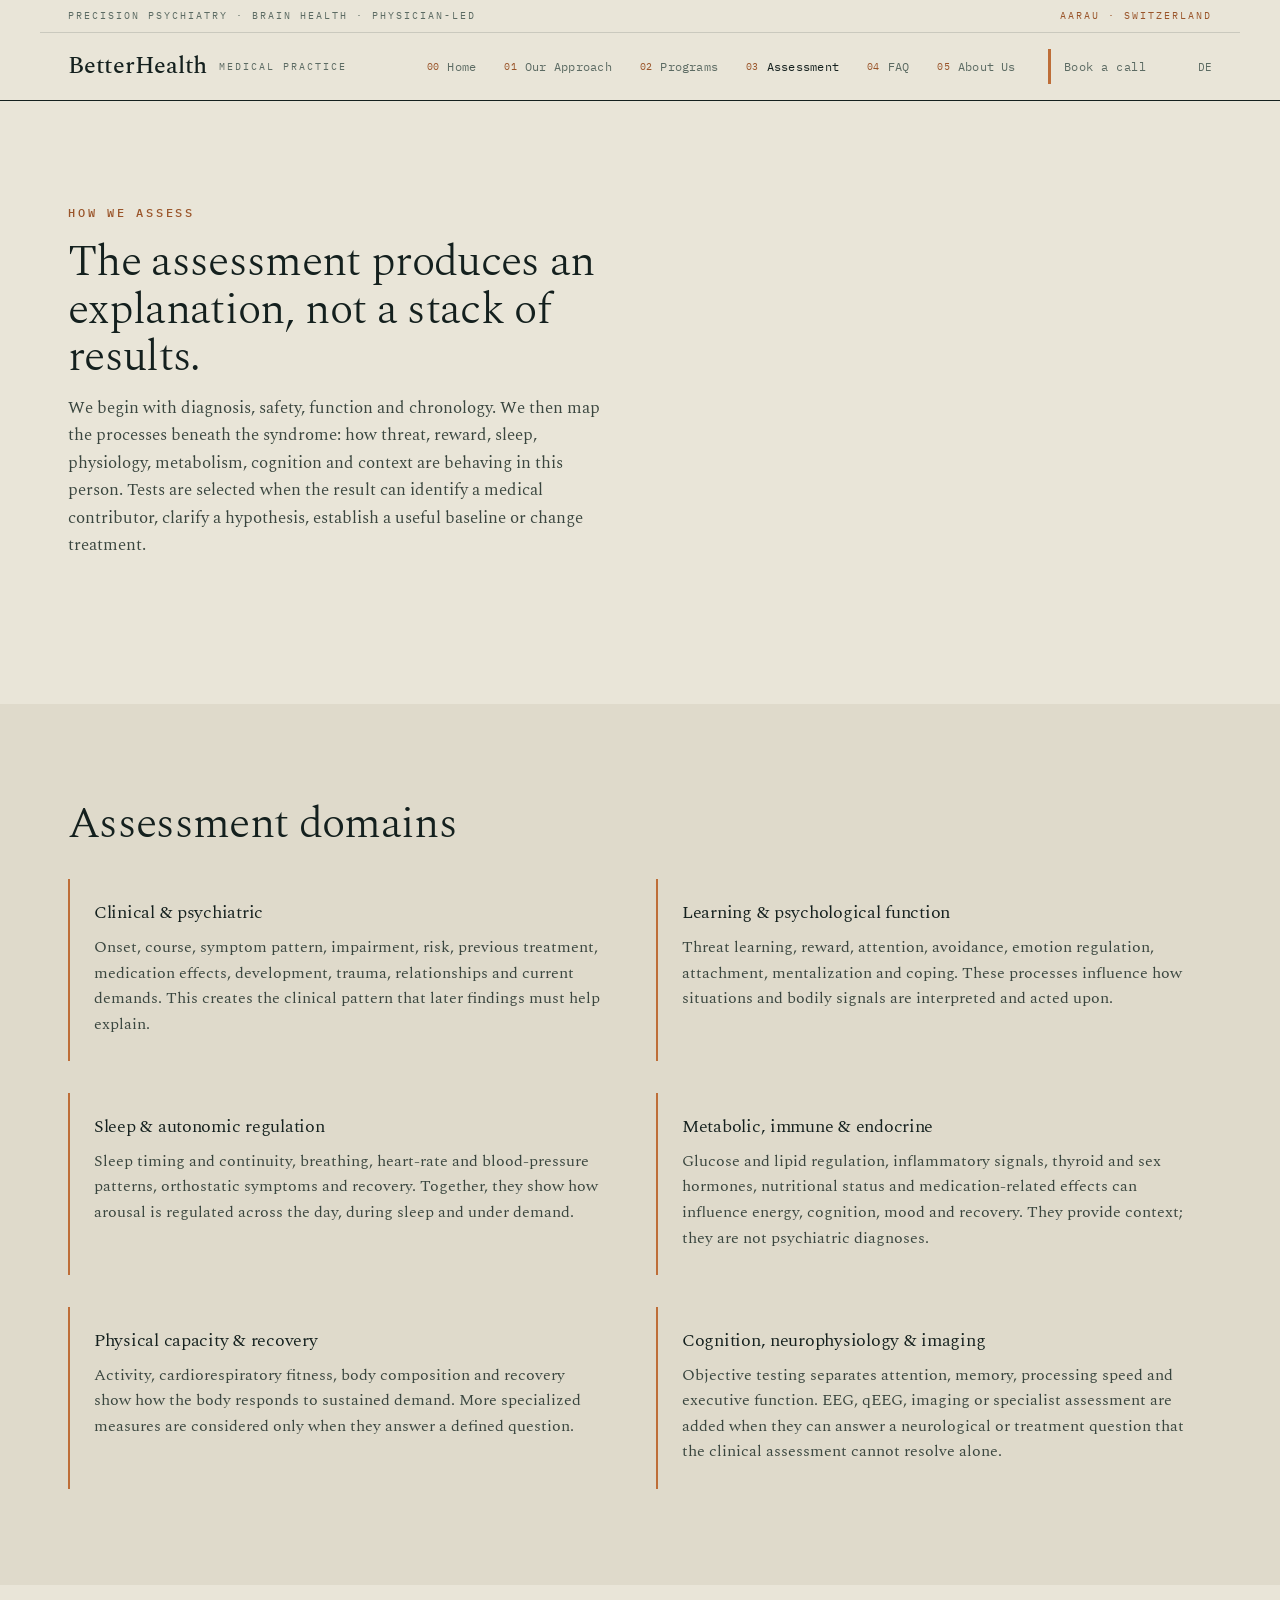
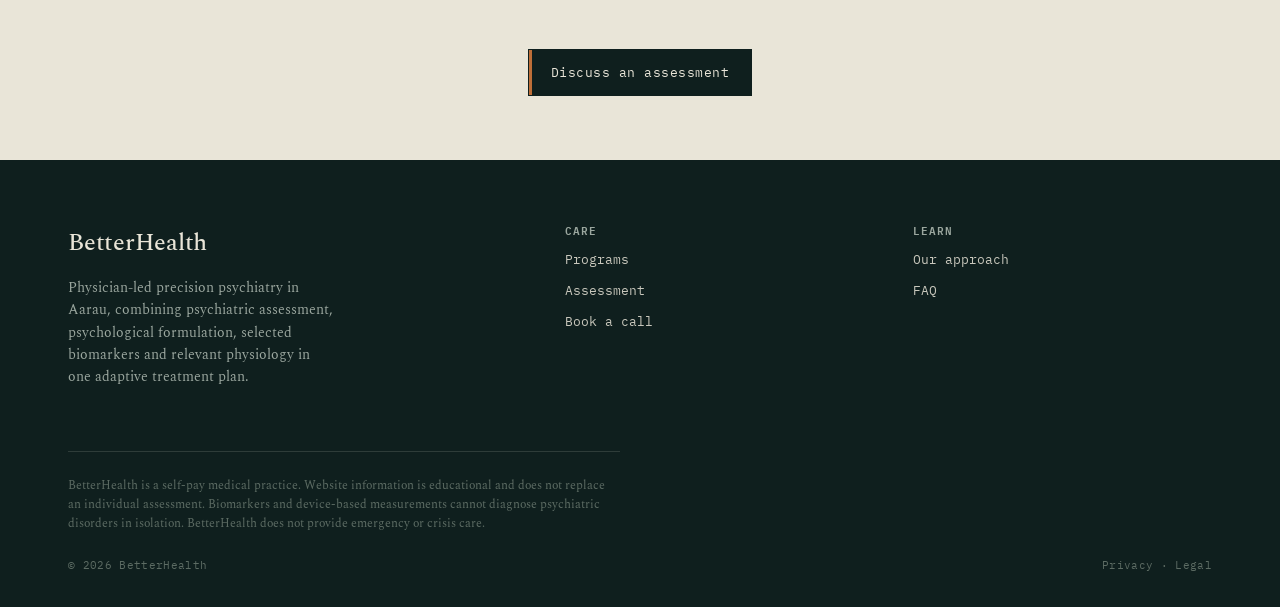
<file: assessment/index.html>
<!DOCTYPE html><html lang="en"><head><meta charset="utf-8"/><meta name="viewport" content="width=device-width,initial-scale=1"/><meta name="theme-color" content="#17302d"/><meta name="color-scheme" content="light"/><title>Precision psychiatry assessment | BetterHealth</title><meta name="description" content="How BetterHealth combines diagnosis, detailed clinical mapping and selective measurement to explain persistent psychiatric and brain-health symptoms."/><meta property="og:title" content="Precision psychiatry assessment | BetterHealth"/><meta property="og:description" content="A clinically led assessment that selects tests according to the question, not the size of a standard panel."/><meta property="og:type" content="website"/><link href="../favicon.svg" rel="icon" type="image/svg+xml"/><link href="../site.webmanifest" rel="manifest"/><link href="https://fonts.googleapis.com" rel="preconnect"/><link crossorigin href="https://fonts.gstatic.com" rel="preconnect"/><link href="https://fonts.googleapis.com/css2?family=Spectral:ital,wght@0,300;0,400;0,500;0,600;1,400;1,500&amp;family=IBM+Plex+Mono:wght@400;500;600&amp;display=swap" rel="stylesheet"/><link href="../assets/styles.css" rel="stylesheet"/></head><body><a class="skip-link" href="#main-content">Skip to content</a><header class="nav"><div class="registry"><span data-en="Precision psychiatry · Brain health · Physician-led" data-de="Präzisionspsychiatrie · Gehirngesundheit · Ärztlich geleitet">Precision psychiatry · Brain health · Physician-led</span><span data-en="Aarau · Switzerland" data-de="Aarau · Schweiz">Aarau · Switzerland</span></div><div class="nav-inner"><a class="brand" href="../"><b>BetterHealth</b><span data-en="Medical Practice" data-de="Praxis">Medical Practice</span></a><button aria-controls="navMenu" aria-expanded="false" aria-label="Menu" class="menu-toggle" type="button">☰</button><nav aria-label="Primary" class="nav-index" id="navMenu"><a href="../"><i>00</i><span data-en="Home" data-de="Startseite">Home</span></a><a href="../approach/"><i>01</i><span data-en="Our Approach" data-de="Unser Ansatz">Our Approach</span></a><a href="../programs/"><i>02</i><span data-en="Programs" data-de="Programme">Programs</span></a><a aria-current="page" href="../assessment/"><i>03</i><span data-en="Assessment" data-de="Abklärung">Assessment</span></a><a href="../faq/"><i>04</i><span data-en="FAQ" data-de="FAQ">FAQ</span></a><a class="btn btn-solid" href="../contact/"><span data-en="Book a call" data-de="Gespräch buchen">Book a call</span></a><button aria-label="Switch language" class="lang-toggle" type="button"><span data-en="DE" data-de="EN">DE</span></button></nav></div></header><main class="page" id="main-content"><section class="section measure"><div class="wrap"><div class="head reveal"><span class="cap" data-en="How we assess" data-de="Wie wir abklären">How we assess</span><h2 data-en="The assessment produces an explanation, not a stack of results." data-de="Die Abklärung liefert eine Erklärung und nicht nur eine Sammlung von Befunden.">The assessment produces an explanation, not a stack of results.</h2><p class="sub" data-en="We begin with diagnosis, safety, function and chronology. We then map the processes beneath the syndrome: how threat, reward, sleep, physiology, metabolism, cognition and context are behaving in this person. Tests are selected when the result can identify a medical contributor, clarify a hypothesis, establish a useful baseline or change treatment." data-de="Wir beginnen mit Diagnose, Sicherheit, Funktionsniveau und zeitlichem Verlauf. Danach erfassen wir die Prozesse unterhalb des Syndroms: Wie verhalten sich Bedrohungs- und Belohnungsverarbeitung, Schlaf, Physiologie, Stoffwechsel, Kognition und Kontext bei diesem Menschen? Untersuchungen werden ausgewählt, wenn ihr Ergebnis einen medizinischen Einflussfaktor erkennen, eine Hypothese klären, einen sinnvollen Ausgangswert festlegen oder die Behandlung verändern kann.">We begin with diagnosis, safety, function and chronology. We then map the processes beneath the syndrome: how threat, reward, sleep, physiology, metabolism, cognition and context are behaving in this person. Tests are selected when the result can identify a medical contributor, clarify a hypothesis, establish a useful baseline or change treatment.</p></div></div></section><section class="section" style="background:var(--porcelain-2)"><div class="wrap"><h2 style="font-size:clamp(28px,3.6vw,44px);font-weight:300;margin-bottom:var(--s4)" data-en="Assessment domains" data-de="Abklärungsbereiche">Assessment domains</h2><div class="domain-grid"><div style="padding:var(--s3);border-left:2px solid var(--copper)"><h3 style="font-size:18px;color:var(--ink);margin-bottom:12px" data-en="Clinical &amp; psychiatric" data-de="Klinisch &amp; psychiatrisch">Clinical &amp; psychiatric</h3><p style="font-size:16px;color:var(--ink-soft);line-height:1.6;margin:0" data-en="Onset, course, symptom pattern, impairment, risk, previous treatment, medication effects, development, trauma, relationships and current demands. This creates the clinical pattern that later findings must help explain." data-de="Beginn, Verlauf, Symptommuster, Beeinträchtigung, Risiko, bisherige Behandlung, Medikamenteneffekte, Entwicklung, Trauma, Beziehungen und aktuelle Belastungen. Daraus entsteht das klinische Muster, zu dessen Erklärung spätere Befunde beitragen müssen.">Onset, course, symptom pattern, impairment, risk, previous treatment, medication effects, development, trauma, relationships and current demands. This creates the clinical pattern that later findings must help explain.</p></div><div style="padding:var(--s3);border-left:2px solid var(--copper)"><h3 style="font-size:18px;color:var(--ink);margin-bottom:12px" data-en="Learning &amp; psychological function" data-de="Lernen &amp; psychologische Funktion">Learning &amp; psychological function</h3><p style="font-size:16px;color:var(--ink-soft);line-height:1.6;margin:0" data-en="Threat learning, reward, attention, avoidance, emotion regulation, attachment, mentalization and coping. These processes influence how situations and bodily signals are interpreted and acted upon." data-de="Bedrohungslernen, Belohnung, Aufmerksamkeit, Vermeidung, Emotionsregulation, Bindung, Mentalisierung und Bewältigung. Diese Prozesse beeinflussen, wie Situationen und Körpersignale interpretiert und beantwortet werden.">Threat learning, reward, attention, avoidance, emotion regulation, attachment, mentalization and coping. These processes influence how situations and bodily signals are interpreted and acted upon.</p></div><div style="padding:var(--s3);border-left:2px solid var(--copper)"><h3 style="font-size:18px;color:var(--ink);margin-bottom:12px" data-en="Sleep &amp; autonomic regulation" data-de="Schlaf &amp; autonome Regulation">Sleep &amp; autonomic regulation</h3><p style="font-size:16px;color:var(--ink-soft);line-height:1.6;margin:0" data-en="Sleep timing and continuity, breathing, heart-rate and blood-pressure patterns, orthostatic symptoms and recovery. Together, they show how arousal is regulated across the day, during sleep and under demand." data-de="Schlafzeit und Schlafkontinuität, Atmung, Herzfrequenz- und Blutdruckmuster, orthostatische Symptome und Erholung. Gemeinsam zeigen sie, wie Aktivierung über den Tag, im Schlaf und unter Belastung reguliert wird.">Sleep timing and continuity, breathing, heart-rate and blood-pressure patterns, orthostatic symptoms and recovery. Together, they show how arousal is regulated across the day, during sleep and under demand.</p></div><div style="padding:var(--s3);border-left:2px solid var(--copper)"><h3 style="font-size:18px;color:var(--ink);margin-bottom:12px" data-en="Metabolic, immune &amp; endocrine" data-de="Stoffwechsel, Immun- &amp; Hormonsystem">Metabolic, immune &amp; endocrine</h3><p style="font-size:16px;color:var(--ink-soft);line-height:1.6;margin:0" data-en="Glucose and lipid regulation, inflammatory signals, thyroid and sex hormones, nutritional status and medication-related effects can influence energy, cognition, mood and recovery. They provide context; they are not psychiatric diagnoses." data-de="Glukose- und Lipidregulation, Entzündungssignale, Schilddrüsen- und Sexualhormone, Nährstoffstatus und medikamentenbezogene Effekte können Energie, Kognition, Stimmung und Erholung beeinflussen. Sie liefern Kontext und sind keine psychiatrischen Diagnosen.">Glucose and lipid regulation, inflammatory signals, thyroid and sex hormones, nutritional status and medication-related effects can influence energy, cognition, mood and recovery. They provide context; they are not psychiatric diagnoses.</p></div><div style="padding:var(--s3);border-left:2px solid var(--copper)"><h3 style="font-size:18px;color:var(--ink);margin-bottom:12px" data-en="Physical capacity &amp; recovery" data-de="Körperliche Leistungsfähigkeit &amp; Erholung">Physical capacity &amp; recovery</h3><p style="font-size:16px;color:var(--ink-soft);line-height:1.6;margin:0" data-en="Activity, cardiorespiratory fitness, body composition and recovery show how the body responds to sustained demand. More specialized measures are considered only when they answer a defined question." data-de="Aktivität, kardiorespiratorische Fitness, Körperzusammensetzung und Erholung zeigen, wie der Körper auf anhaltende Belastung reagiert. Spezialisiertere Messungen werden nur berücksichtigt, wenn sie eine definierte Frage beantworten.">Activity, cardiorespiratory fitness, body composition and recovery show how the body responds to sustained demand. More specialized measures are considered only when they answer a defined question.</p></div><div style="padding:var(--s3);border-left:2px solid var(--copper)"><h3 style="font-size:18px;color:var(--ink);margin-bottom:12px" data-en="Cognition, neurophysiology &amp; imaging" data-de="Kognition, Neurophysiologie &amp; Bildgebung">Cognition, neurophysiology &amp; imaging</h3><p style="font-size:16px;color:var(--ink-soft);line-height:1.6;margin:0" data-en="Objective testing separates attention, memory, processing speed and executive function. EEG, qEEG, imaging or specialist assessment are added when they can answer a neurological or treatment question that the clinical assessment cannot resolve alone." data-de="Objektive Tests unterscheiden Aufmerksamkeit, Gedächtnis, Verarbeitungsgeschwindigkeit und Exekutivfunktionen. EEG, qEEG, Bildgebung oder fachärztliche Abklärungen werden ergänzt, wenn sie eine neurologische oder therapeutische Frage beantworten können, die sich klinisch allein nicht klären lässt.">Objective testing separates attention, memory, processing speed and executive function. EEG, qEEG, imaging or specialist assessment are added when they can answer a neurological or treatment question that the clinical assessment cannot resolve alone.</p></div></div></div></section><a class="btn btn-solid" href="../contact/" style="margin:var(--s6) auto;display:block;width:fit-content"><span data-en="Discuss an assessment" data-de="Abklärung besprechen">Discuss an assessment</span></a></main><footer><div class="wrap"><div class="fcols"><div><a class="brand" href="../"><b>BetterHealth</b></a><p class="fdesc" data-en="Physician-led precision psychiatry in Aarau, combining psychiatric assessment, psychological formulation, selected biomarkers and relevant physiology in one adaptive treatment plan." data-de="Ärztlich geleitete Präzisionspsychiatrie in Aarau, die psychiatrische Abklärung, psychologische Fallformulierung, ausgewählte Biomarker und relevante Physiologie in einem anpassbaren Behandlungsplan verbindet.">Physician-led precision psychiatry in Aarau, combining psychiatric assessment, psychological formulation, selected biomarkers and relevant physiology in one adaptive treatment plan.</p></div><div class="fcol"><h4 data-en="Care" data-de="Behandlung">Care</h4><a data-en="Programs" data-de="Programme" href="../programs/">Programs</a><a data-en="Assessment" data-de="Abklärung" href="../assessment/">Assessment</a><a data-en="Book a call" data-de="Gespräch buchen" href="../contact/">Book a call</a></div><div class="fcol"><h4 data-en="Learn" data-de="Wissen">Learn</h4><a data-en="Our approach" data-de="Unser Ansatz" href="../approach/">Our approach</a><a data-en="FAQ" data-de="FAQ" href="../faq/">FAQ</a></div></div><p class="disclaimer" data-en="BetterHealth is a self-pay medical practice. Website information is educational and does not replace an individual assessment. Biomarkers and device-based measurements cannot diagnose psychiatric disorders in isolation. BetterHealth does not provide emergency or crisis care." data-de="BetterHealth ist eine medizinische Selbstzahlerpraxis. Die Informationen auf dieser Website dienen der Aufklärung und ersetzen keine individuelle Abklärung. Biomarker und gerätebasierte Messungen können psychiatrische Erkrankungen nicht isoliert diagnostizieren. BetterHealth bietet keine Notfall- oder Krisenversorgung.">BetterHealth is a self-pay medical practice. Website information is educational and does not replace an individual assessment. Biomarkers and device-based measurements cannot diagnose psychiatric disorders in isolation. BetterHealth does not provide emergency or crisis care.</p><div class="fbottom"><span>© 2026 BetterHealth</span><span data-en="Privacy · Legal" data-de="Datenschutz · Rechtliches">Privacy · Legal</span></div></div></footer><script defer src="../assets/app.js"></script></body></html>
</file>
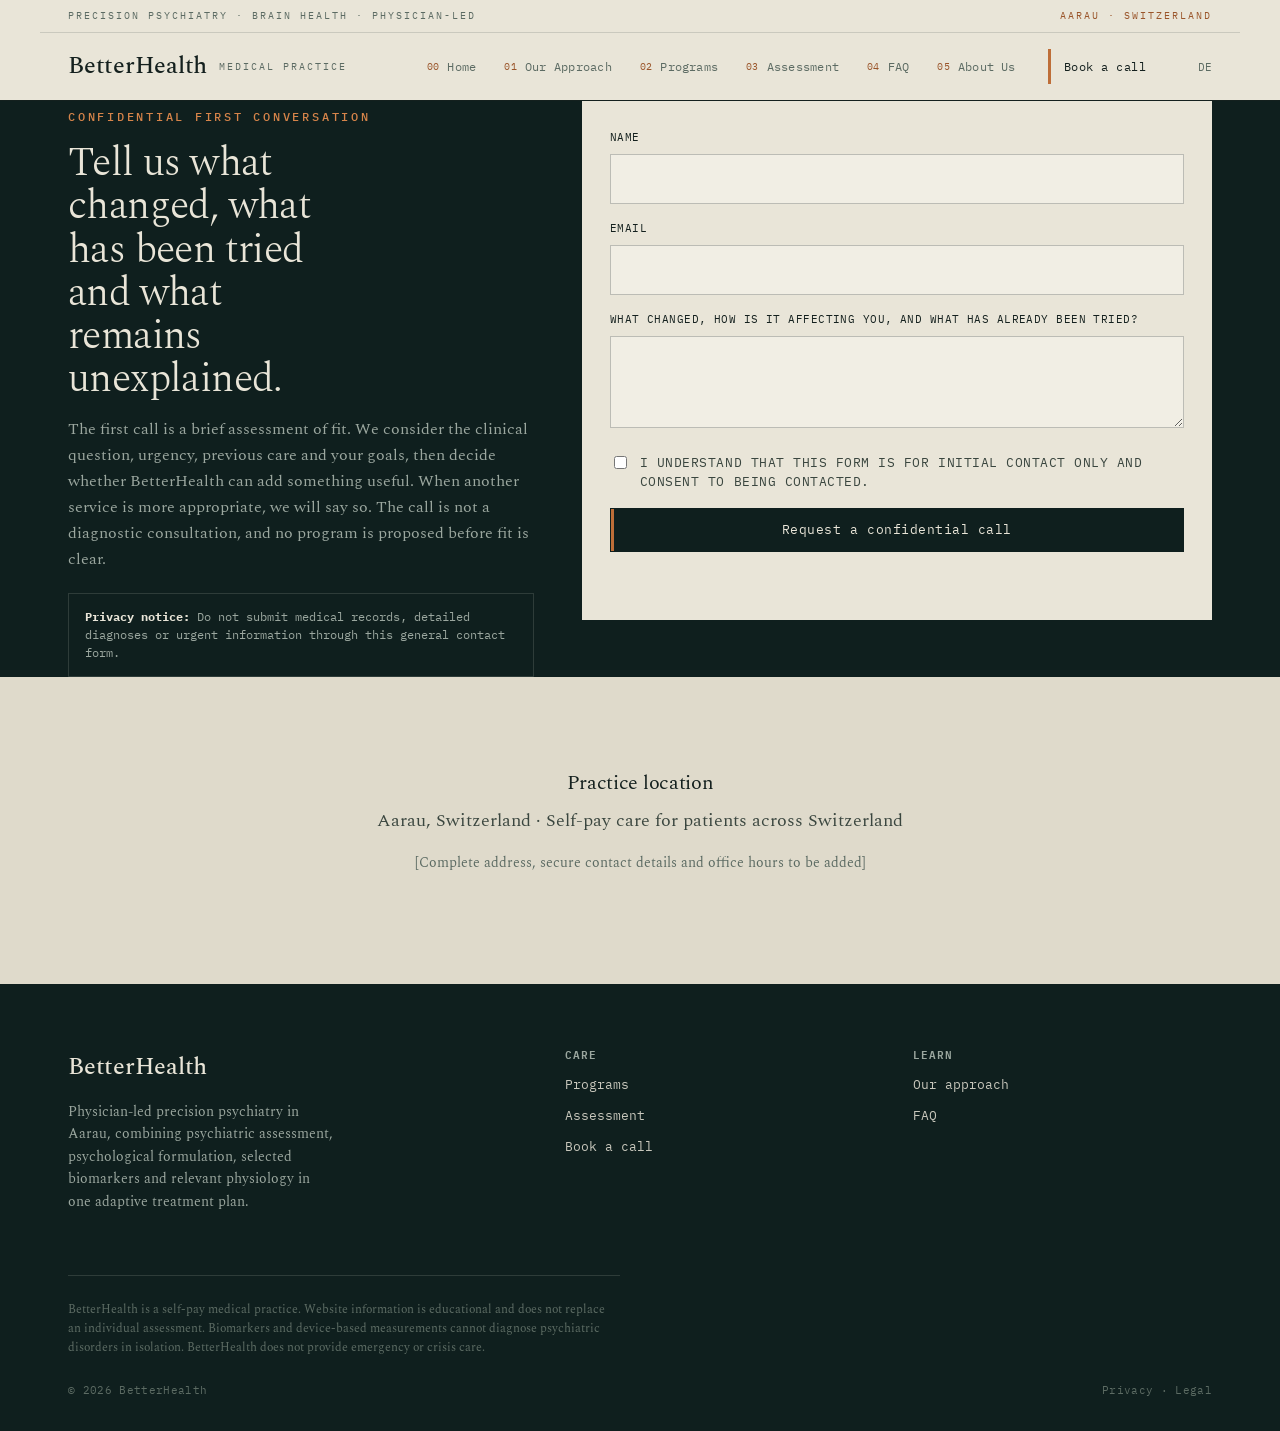
<file: contact/index.html>
<!DOCTYPE html><html lang="en"><head><meta charset="utf-8"/><meta name="viewport" content="width=device-width,initial-scale=1"/><meta name="theme-color" content="#17302d"/><meta name="color-scheme" content="light"/><title>Book a confidential call | BetterHealth</title><meta name="description" content="Request a confidential fit call with BetterHealth, a physician-led precision psychiatry and brain-health practice in Aarau."/><meta property="og:title" content="Book a confidential call | BetterHealth"/><meta property="og:description" content="A brief first conversation to assess the clinical question, urgency and whether BetterHealth is the appropriate next step."/><meta property="og:type" content="website"/><link href="../favicon.svg" rel="icon" type="image/svg+xml"/><link href="../site.webmanifest" rel="manifest"/><link href="https://fonts.googleapis.com" rel="preconnect"/><link crossorigin href="https://fonts.gstatic.com" rel="preconnect"/><link href="https://fonts.googleapis.com/css2?family=Spectral:ital,wght@0,300;0,400;0,500;0,600;1,400;1,500&amp;family=IBM+Plex+Mono:wght@400;500;600&amp;display=swap" rel="stylesheet"/><link href="../assets/styles.css" rel="stylesheet"/></head><body><a class="skip-link" href="#main-content">Skip to content</a><header class="nav"><div class="registry"><span data-en="Precision psychiatry · Brain health · Physician-led" data-de="Präzisionspsychiatrie · Gehirngesundheit · Ärztlich geleitet">Precision psychiatry · Brain health · Physician-led</span><span data-en="Aarau · Switzerland" data-de="Aarau · Schweiz">Aarau · Switzerland</span></div><div class="nav-inner"><a class="brand" href="../"><b>BetterHealth</b><span data-en="Medical Practice" data-de="Praxis">Medical Practice</span></a><button aria-controls="navMenu" aria-expanded="false" aria-label="Menu" class="menu-toggle" type="button">☰</button><nav aria-label="Primary" class="nav-index" id="navMenu"><a href="../"><i>00</i><span data-en="Home" data-de="Startseite">Home</span></a><a href="../approach/"><i>01</i><span data-en="Our Approach" data-de="Unser Ansatz">Our Approach</span></a><a href="../programs/"><i>02</i><span data-en="Programs" data-de="Programme">Programs</span></a><a href="../assessment/"><i>03</i><span data-en="Assessment" data-de="Abklärung">Assessment</span></a><a href="../faq/"><i>04</i><span data-en="FAQ" data-de="FAQ">FAQ</span></a><a aria-current="page" class="btn btn-solid" href="../contact/"><span data-en="Book a call" data-de="Gespräch buchen">Book a call</span></a><button aria-label="Switch language" class="lang-toggle" type="button"><span data-en="DE" data-de="EN">DE</span></button></nav></div></header><main class="page" id="main-content"><section class="contact"><div class="wrap"><div class="reveal"><span class="cap" data-en="Confidential first conversation" data-de="Vertrauliches Erstgespräch">Confidential first conversation</span><h2 data-en="Tell us what changed, what has been tried and what remains unexplained." data-de="Beschreiben Sie, was sich verändert hat, was bereits versucht wurde und was ungeklärt bleibt.">Tell us what changed, what has been tried and what remains unexplained.</h2><p data-en="The first call is a brief assessment of fit. We consider the clinical question, urgency, previous care and your goals, then decide whether BetterHealth can add something useful. When another service is more appropriate, we will say so. The call is not a diagnostic consultation, and no program is proposed before fit is clear." data-de="Das erste Gespräch ist eine kurze Eignungsabklärung. Wir betrachten die klinische Fragestellung, Dringlichkeit, bisherige Behandlung und Ihre Ziele und entscheiden danach, ob BetterHealth etwas Sinnvolles beitragen kann. Wenn eine andere Stelle geeigneter ist, sagen wir dies offen. Das Gespräch ist keine diagnostische Konsultation, und es wird kein Programm vorgeschlagen, bevor die Eignung geklärt ist.">The first call is a brief assessment of fit. We consider the clinical question, urgency, previous care and your goals, then decide whether BetterHealth can add something useful. When another service is more appropriate, we will say so. The call is not a diagnostic consultation, and no program is proposed before fit is clear.</p><div class="notice" id="form-privacy-note"><b data-en="Privacy notice:" data-de="Datenschutzhinweis:">Privacy notice:</b> <span data-en="Do not submit medical records, detailed diagnoses or urgent information through this general contact form." data-de="Übermitteln Sie über dieses allgemeine Kontaktformular keine medizinischen Unterlagen, ausführlichen Diagnosen oder dringlichen Informationen.">Do not submit medical records, detailed diagnoses or urgent information through this general contact form.</span></div></div><div class="reveal"><form class="form" data-endpoint="" id="consultation-form" method="post"><div aria-hidden="true" class="hp-field"><label for="company">Company</label><input autocomplete="off" id="company" name="_gotcha" tabindex="-1" type="text"/></div><div class="field"><label data-en="Name" data-de="Name" for="name">Name</label><input autocomplete="name" id="name" maxlength="120" name="name" required type="text"/></div><div class="field"><label data-en="Email" data-de="E-Mail" for="email">Email</label><input autocomplete="email" id="email" inputmode="email" maxlength="254" name="email" required type="email"/></div><div class="field"><label data-en="What changed, how is it affecting you, and what has already been tried?" data-de="Was hat sich verändert, wie wirkt es sich aus, und was wurde bereits versucht?" for="reason">What changed, how is it affecting you, and what has already been tried?</label><textarea aria-describedby="form-privacy-note" id="reason" maxlength="500" name="reason" required></textarea></div><label class="consent"><input name="consent" required type="checkbox" value="accepted"/><span data-en="I understand that this form is for initial contact only and consent to being contacted." data-de="Ich verstehe, dass dieses Formular nur der ersten Kontaktaufnahme dient, und stimme einer Kontaktaufnahme zu.">I understand that this form is for initial contact only and consent to being contacted.</span></label><button class="btn btn-solid" data-en="Request a confidential call" data-de="Vertrauliches Gespräch anfragen" type="submit">Request a confidential call</button><p aria-live="polite" class="form-status" id="form-status" role="status"></p></form></div></div></section><section class="section" style="background:var(--porcelain-2);text-align:center"><div class="wrap"><h3 style="font-size:20px;margin-bottom:12px" data-en="Practice location" data-de="Praxisstandort">Practice location</h3><p style="font-size:18px;color:var(--ink-soft);margin:0" data-en="Aarau, Switzerland · Self-pay care for patients across Switzerland" data-de="Aarau, Schweiz · Selbstzahlerbehandlung für Patientinnen und Patienten aus der ganzen Schweiz">Aarau, Switzerland · Self-pay care for patients across Switzerland</p><p style="font-size:14px;color:var(--slate);margin-top:16px" data-en="[Complete address, secure contact details and office hours to be added]" data-de="[Vollständige Adresse, sichere Kontaktdaten und Öffnungszeiten werden ergänzt]">[Complete address, secure contact details and office hours to be added]</p></div></section></main><footer><div class="wrap"><div class="fcols"><div><a class="brand" href="../"><b>BetterHealth</b></a><p class="fdesc" data-en="Physician-led precision psychiatry in Aarau, combining psychiatric assessment, psychological formulation, selected biomarkers and relevant physiology in one adaptive treatment plan." data-de="Ärztlich geleitete Präzisionspsychiatrie in Aarau, die psychiatrische Abklärung, psychologische Fallformulierung, ausgewählte Biomarker und relevante Physiologie in einem anpassbaren Behandlungsplan verbindet.">Physician-led precision psychiatry in Aarau, combining psychiatric assessment, psychological formulation, selected biomarkers and relevant physiology in one adaptive treatment plan.</p></div><div class="fcol"><h4 data-en="Care" data-de="Behandlung">Care</h4><a data-en="Programs" data-de="Programme" href="../programs/">Programs</a><a data-en="Assessment" data-de="Abklärung" href="../assessment/">Assessment</a><a data-en="Book a call" data-de="Gespräch buchen" href="../contact/">Book a call</a></div><div class="fcol"><h4 data-en="Learn" data-de="Wissen">Learn</h4><a data-en="Our approach" data-de="Unser Ansatz" href="../approach/">Our approach</a><a data-en="FAQ" data-de="FAQ" href="../faq/">FAQ</a></div></div><p class="disclaimer" data-en="BetterHealth is a self-pay medical practice. Website information is educational and does not replace an individual assessment. Biomarkers and device-based measurements cannot diagnose psychiatric disorders in isolation. BetterHealth does not provide emergency or crisis care." data-de="BetterHealth ist eine medizinische Selbstzahlerpraxis. Die Informationen auf dieser Website dienen der Aufklärung und ersetzen keine individuelle Abklärung. Biomarker und gerätebasierte Messungen können psychiatrische Erkrankungen nicht isoliert diagnostizieren. BetterHealth bietet keine Notfall- oder Krisenversorgung.">BetterHealth is a self-pay medical practice. Website information is educational and does not replace an individual assessment. Biomarkers and device-based measurements cannot diagnose psychiatric disorders in isolation. BetterHealth does not provide emergency or crisis care.</p><div class="fbottom"><span>© 2026 BetterHealth</span><span data-en="Privacy · Legal" data-de="Datenschutz · Rechtliches">Privacy · Legal</span></div></div></footer><script defer src="../assets/app.js"></script></body></html>
</file>
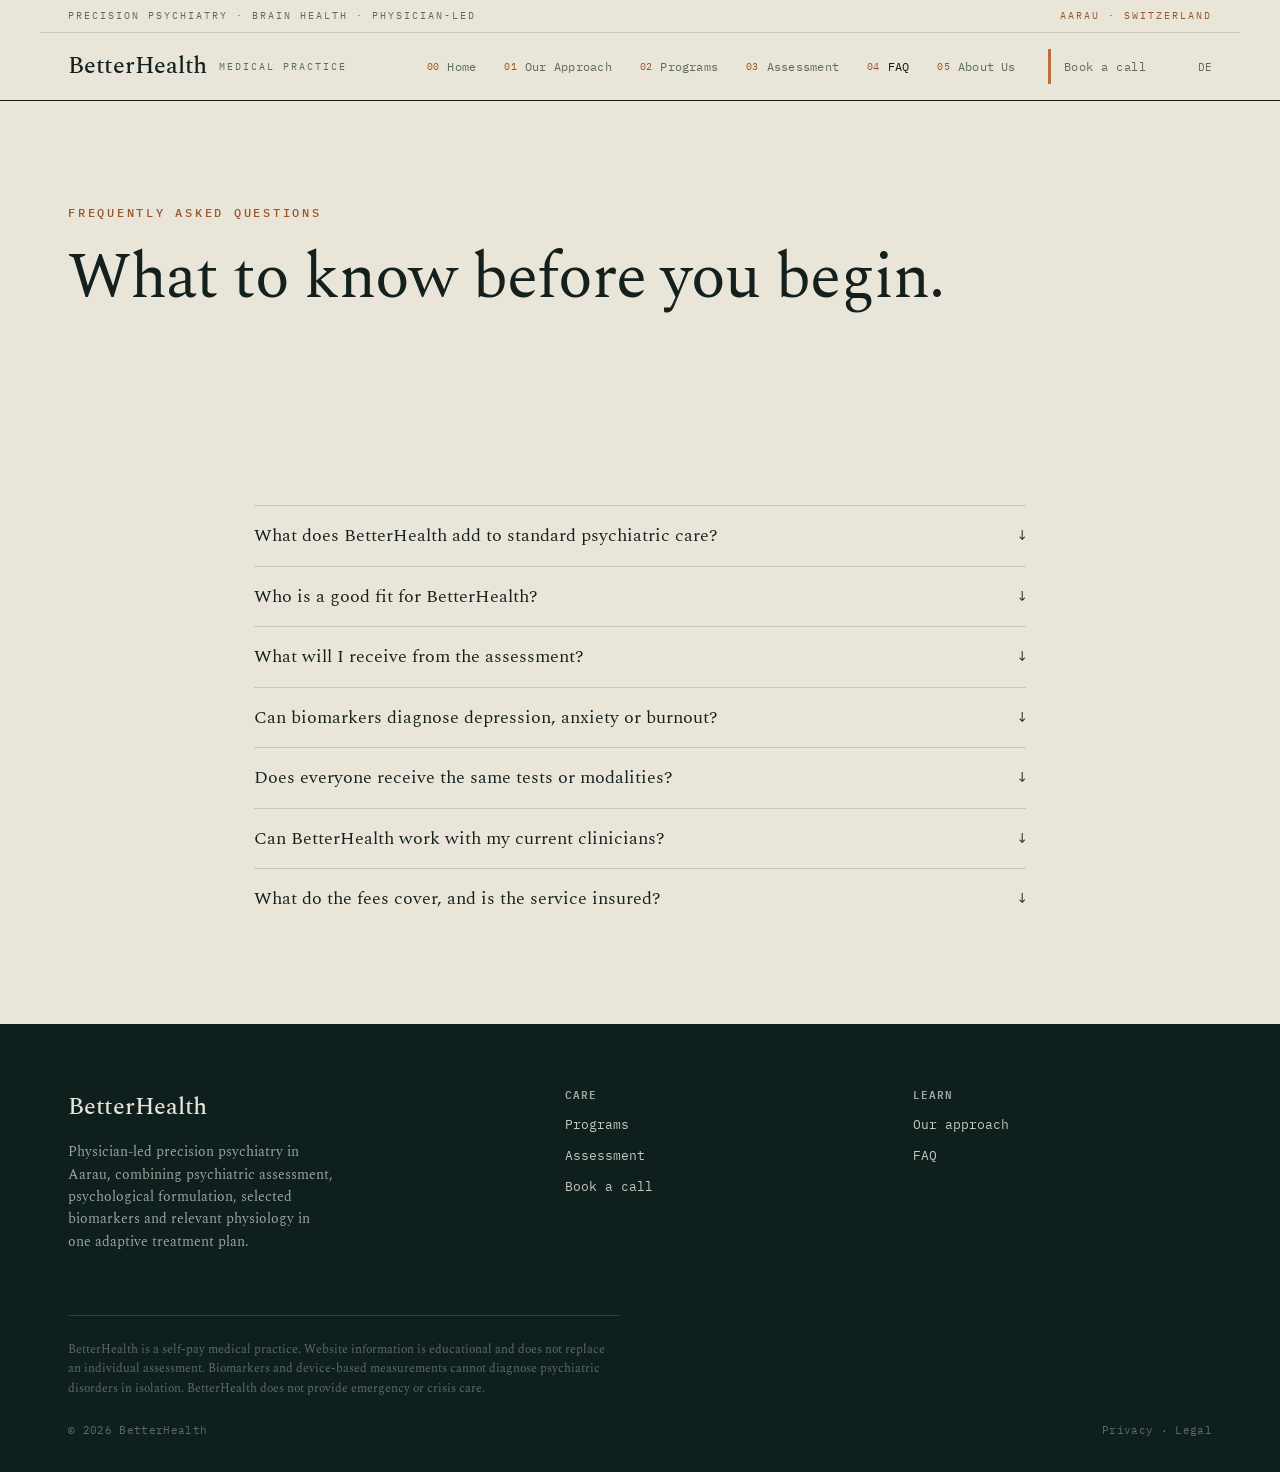
<file: faq/index.html>
<!DOCTYPE html><html lang="en"><head><meta charset="utf-8"/><meta name="viewport" content="width=device-width,initial-scale=1"/><meta name="theme-color" content="#17302d"/><meta name="color-scheme" content="light"/><title>Frequently asked questions | BetterHealth</title><meta name="description" content="Questions about BetterHealth precision psychiatry, suitability, assessment, biomarkers, treatment, existing clinicians, fees and insurance."/><meta property="og:title" content="Frequently asked questions | BetterHealth"/><meta property="og:description" content="What patients should know before beginning a BetterHealth assessment or treatment program."/><meta property="og:type" content="website"/><link href="../favicon.svg" rel="icon" type="image/svg+xml"/><link href="../site.webmanifest" rel="manifest"/><link href="https://fonts.googleapis.com" rel="preconnect"/><link crossorigin href="https://fonts.gstatic.com" rel="preconnect"/><link href="https://fonts.googleapis.com/css2?family=Spectral:ital,wght@0,300;0,400;0,500;0,600;1,400;1,500&amp;family=IBM+Plex+Mono:wght@400;500;600&amp;display=swap" rel="stylesheet"/><link href="../assets/styles.css" rel="stylesheet"/></head><body><a class="skip-link" href="#main-content">Skip to content</a><header class="nav"><div class="registry"><span data-en="Precision psychiatry · Brain health · Physician-led" data-de="Präzisionspsychiatrie · Gehirngesundheit · Ärztlich geleitet">Precision psychiatry · Brain health · Physician-led</span><span data-en="Aarau · Switzerland" data-de="Aarau · Schweiz">Aarau · Switzerland</span></div><div class="nav-inner"><a class="brand" href="../"><b>BetterHealth</b><span data-en="Medical Practice" data-de="Praxis">Medical Practice</span></a><button aria-controls="navMenu" aria-expanded="false" aria-label="Menu" class="menu-toggle" type="button">☰</button><nav aria-label="Primary" class="nav-index" id="navMenu"><a href="../"><i>00</i><span data-en="Home" data-de="Startseite">Home</span></a><a href="../approach/"><i>01</i><span data-en="Our Approach" data-de="Unser Ansatz">Our Approach</span></a><a href="../programs/"><i>02</i><span data-en="Programs" data-de="Programme">Programs</span></a><a href="../assessment/"><i>03</i><span data-en="Assessment" data-de="Abklärung">Assessment</span></a><a aria-current="page" href="../faq/"><i>04</i><span data-en="FAQ" data-de="FAQ">FAQ</span></a><a class="btn btn-solid" href="../contact/"><span data-en="Book a call" data-de="Gespräch buchen">Book a call</span></a><button aria-label="Switch language" class="lang-toggle" type="button"><span data-en="DE" data-de="EN">DE</span></button></nav></div></header><main class="page" id="main-content"><section class="section"><div class="wrap"><span class="cap" data-en="Frequently asked questions" data-de="Häufige Fragen">Frequently asked questions</span><h1 style="font-size:clamp(38px,5.4vw,64px);margin-top:18px" data-en="What to know before you begin." data-de="Was Sie vor Beginn wissen sollten.">What to know before you begin.</h1></div></section><section class="section"><div class="wrap" style="max-width:92ch"><div class="faq-item"><h3><button class="faq-question" type="button" aria-expanded="false" aria-controls="faq1" data-en="What does BetterHealth add to standard psychiatric care?" data-de="Was ergänzt BetterHealth gegenüber einer üblichen psychiatrischen Behandlung?">What does BetterHealth add to standard psychiatric care?</button></h3><div class="faq-answer" id="faq1"><p data-en="BetterHealth retains diagnosis, risk assessment, psychotherapy and medication when indicated. It adds a structured investigation of sleep, autonomic regulation, cognition, metabolic and endocrine health, inflammation, physical capacity, learning history and context. These findings are brought into one explanation and one coordinated plan." data-de="BetterHealth behält Diagnostik, Risikobeurteilung, Psychotherapie und Medikation bei entsprechender Indikation bei. Ergänzt wird eine strukturierte Untersuchung von Schlaf, autonomer Regulation, Kognition, Stoffwechsel- und Hormongesundheit, Entzündung, körperlicher Leistungsfähigkeit, Lerngeschichte und Kontext. Die Befunde werden in einer Erklärung und einem koordinierten Plan zusammengeführt.">BetterHealth retains diagnosis, risk assessment, psychotherapy and medication when indicated. It adds a structured investigation of sleep, autonomic regulation, cognition, metabolic and endocrine health, inflammation, physical capacity, learning history and context. These findings are brought into one explanation and one coordinated plan.</p></div></div><div class="faq-item"><h3><button class="faq-question" type="button" aria-expanded="false" aria-controls="faq2" data-en="Who is a good fit for BetterHealth?" data-de="Für wen ist BetterHealth geeignet?">Who is a good fit for BetterHealth?</button></h3><div class="faq-answer" id="faq2"><p data-en="The service is intended for adults whose symptoms are stable enough for planned outpatient work and who want a deeper assessment of persistent depression, anxiety, burnout, sleep or cognitive problems, reduced recovery, treatment resistance, post-concussive symptoms or prevention-related concerns. BetterHealth is not an emergency or crisis service." data-de="Das Angebot richtet sich an Erwachsene, deren Beschwerden ausreichend stabil für eine geplante ambulante Behandlung sind und die eine vertiefte Abklärung bei anhaltender Depression, Angst, Burnout, Schlaf- oder kognitiven Problemen, verminderter Erholung, Therapieresistenz, postkommotionellen Beschwerden oder Präventionsfragen wünschen. BetterHealth ist kein Notfall- oder Krisendienst.">The service is intended for adults whose symptoms are stable enough for planned outpatient work and who want a deeper assessment of persistent depression, anxiety, burnout, sleep or cognitive problems, reduced recovery, treatment resistance, post-concussive symptoms or prevention-related concerns. BetterHealth is not an emergency or crisis service.</p></div></div><div class="faq-item"><h3><button class="faq-question" type="button" aria-expanded="false" aria-controls="faq3" data-en="What will I receive from the assessment?" data-de="Was erhalte ich aus der Abklärung?">What will I receive from the assessment?</button></h3><div class="faq-answer" id="faq3"><p data-en="You receive an integrated written report. It explains the symptom pattern, the leading biological and psychological hypotheses, the meaning and limitations of the measurements, the priorities for treatment and the questions that remain open. The aim is to make complex information usable without creating false certainty." data-de="Sie erhalten einen integrierten schriftlichen Bericht. Er erklärt das Symptommuster, die führenden biologischen und psychologischen Hypothesen, Bedeutung und Grenzen der Messungen, Behandlungsprioritäten und offene Fragen. Ziel ist, komplexe Informationen nutzbar zu machen, ohne falsche Gewissheit zu erzeugen.">You receive an integrated written report. It explains the symptom pattern, the leading biological and psychological hypotheses, the meaning and limitations of the measurements, the priorities for treatment and the questions that remain open. The aim is to make complex information usable without creating false certainty.</p></div></div><div class="faq-item"><h3><button class="faq-question" type="button" aria-expanded="false" aria-controls="faq4" data-en="Can biomarkers diagnose depression, anxiety or burnout?" data-de="Können Biomarker Depression, Angst oder Burnout diagnostizieren?">Can biomarkers diagnose depression, anxiety or burnout?</button></h3><div class="faq-answer" id="faq4"><p data-en="No. Psychiatric diagnoses are established clinically. Biomarkers can identify medical contributors, describe physiological context and strengthen or weaken a hypothesis. Their value depends on whether the result changes interpretation or treatment." data-de="Nein. Psychiatrische Diagnosen werden klinisch gestellt. Biomarker können medizinische Einflussfaktoren erkennen, den physiologischen Kontext beschreiben und eine Hypothese stützen oder abschwächen. Ihr Wert hängt davon ab, ob das Ergebnis die Interpretation oder Behandlung verändert.">No. Psychiatric diagnoses are established clinically. Biomarkers can identify medical contributors, describe physiological context and strengthen or weaken a hypothesis. Their value depends on whether the result changes interpretation or treatment.</p></div></div><div class="faq-item"><h3><button class="faq-question" type="button" aria-expanded="false" aria-controls="faq5" data-en="Does everyone receive the same tests or modalities?" data-de="Erhalten alle dieselben Untersuchungen oder Modalitäten?">Does everyone receive the same tests or modalities?</button></h3><div class="faq-answer" id="faq5"><p data-en="No. Testing follows the clinical question. A modality is selected according to diagnosis, indication, safety, previous response, feasibility and evidence. The availability of a technology is not a reason to use it." data-de="Nein. Die Testauswahl folgt der klinischen Fragestellung. Eine Modalität wird nach Diagnose, Indikation, Sicherheit, bisherigem Ansprechen, Umsetzbarkeit und Evidenz ausgewählt. Die Verfügbarkeit einer Technologie ist kein Grund, sie einzusetzen.">No. Testing follows the clinical question. A modality is selected according to diagnosis, indication, safety, previous response, feasibility and evidence. The availability of a technology is not a reason to use it.</p></div></div><div class="faq-item"><h3><button class="faq-question" type="button" aria-expanded="false" aria-controls="faq6" data-en="Can BetterHealth work with my current clinicians?" data-de="Kann BetterHealth mit meinen bisherigen Behandelnden zusammenarbeiten?">Can BetterHealth work with my current clinicians?</button></h3><div class="faq-answer" id="faq6"><p data-en="Yes. With your consent, findings and priorities can be coordinated with your psychiatrist, psychotherapist, general practitioner or relevant specialists. Helpful existing treatment is not stopped simply because you begin a BetterHealth assessment. Medication is reviewed and changed only within appropriate medical care." data-de="Ja. Mit Ihrer Zustimmung können Befunde und Prioritäten mit Ihrer Psychiaterin, Ihrem Psychotherapeuten, Ihrer Hausärztin oder relevanten Fachpersonen koordiniert werden. Eine hilfreiche bestehende Behandlung wird nicht allein deshalb beendet, weil Sie eine BetterHealth-Abklärung beginnen. Medikamente werden nur im Rahmen einer angemessenen medizinischen Behandlung überprüft und verändert.">Yes. With your consent, findings and priorities can be coordinated with your psychiatrist, psychotherapist, general practitioner or relevant specialists. Helpful existing treatment is not stopped simply because you begin a BetterHealth assessment. Medication is reviewed and changed only within appropriate medical care.</p></div></div><div class="faq-item"><h3><button class="faq-question" type="button" aria-expanded="false" aria-controls="faq7" data-en="What do the fees cover, and is the service insured?" data-de="Was decken die Gebühren ab, und ist die Leistung versichert?">What do the fees cover, and is the service insured?</button></h3><div class="faq-answer" id="faq7"><p data-en="BetterHealth is a self-pay medical service and does not bill Swiss basic insurance. The listed fees cover the BetterHealth services described in each program. External laboratory, imaging, specialist and partner costs may be additional. The expected scope and likely external costs are discussed before you proceed." data-de="BetterHealth ist eine medizinische Selbstzahlerleistung und rechnet nicht über die Schweizer Grundversicherung ab. Die aufgeführten Gebühren decken die im jeweiligen Programm beschriebenen BetterHealth-Leistungen. Externe Labor-, Bildgebungs-, Facharzt- und Partnerkosten können zusätzlich anfallen. Der erwartete Umfang und voraussichtliche externe Kosten werden vor Beginn besprochen.">BetterHealth is a self-pay medical service and does not bill Swiss basic insurance. The listed fees cover the BetterHealth services described in each program. External laboratory, imaging, specialist and partner costs may be additional. The expected scope and likely external costs are discussed before you proceed.</p></div></div></div></section></main><footer><div class="wrap"><div class="fcols"><div><a class="brand" href="../"><b>BetterHealth</b></a><p class="fdesc" data-en="Physician-led precision psychiatry in Aarau, combining psychiatric assessment, psychological formulation, selected biomarkers and relevant physiology in one adaptive treatment plan." data-de="Ärztlich geleitete Präzisionspsychiatrie in Aarau, die psychiatrische Abklärung, psychologische Fallformulierung, ausgewählte Biomarker und relevante Physiologie in einem anpassbaren Behandlungsplan verbindet.">Physician-led precision psychiatry in Aarau, combining psychiatric assessment, psychological formulation, selected biomarkers and relevant physiology in one adaptive treatment plan.</p></div><div class="fcol"><h4 data-en="Care" data-de="Behandlung">Care</h4><a data-en="Programs" data-de="Programme" href="../programs/">Programs</a><a data-en="Assessment" data-de="Abklärung" href="../assessment/">Assessment</a><a data-en="Book a call" data-de="Gespräch buchen" href="../contact/">Book a call</a></div><div class="fcol"><h4 data-en="Learn" data-de="Wissen">Learn</h4><a data-en="Our approach" data-de="Unser Ansatz" href="../approach/">Our approach</a><a data-en="FAQ" data-de="FAQ" href="../faq/">FAQ</a></div></div><p class="disclaimer" data-en="BetterHealth is a self-pay medical practice. Website information is educational and does not replace an individual assessment. Biomarkers and device-based measurements cannot diagnose psychiatric disorders in isolation. BetterHealth does not provide emergency or crisis care." data-de="BetterHealth ist eine medizinische Selbstzahlerpraxis. Die Informationen auf dieser Website dienen der Aufklärung und ersetzen keine individuelle Abklärung. Biomarker und gerätebasierte Messungen können psychiatrische Erkrankungen nicht isoliert diagnostizieren. BetterHealth bietet keine Notfall- oder Krisenversorgung.">BetterHealth is a self-pay medical practice. Website information is educational and does not replace an individual assessment. Biomarkers and device-based measurements cannot diagnose psychiatric disorders in isolation. BetterHealth does not provide emergency or crisis care.</p><div class="fbottom"><span>© 2026 BetterHealth</span><span data-en="Privacy · Legal" data-de="Datenschutz · Rechtliches">Privacy · Legal</span></div></div></footer><script defer src="../assets/app.js"></script></body></html>
</file>
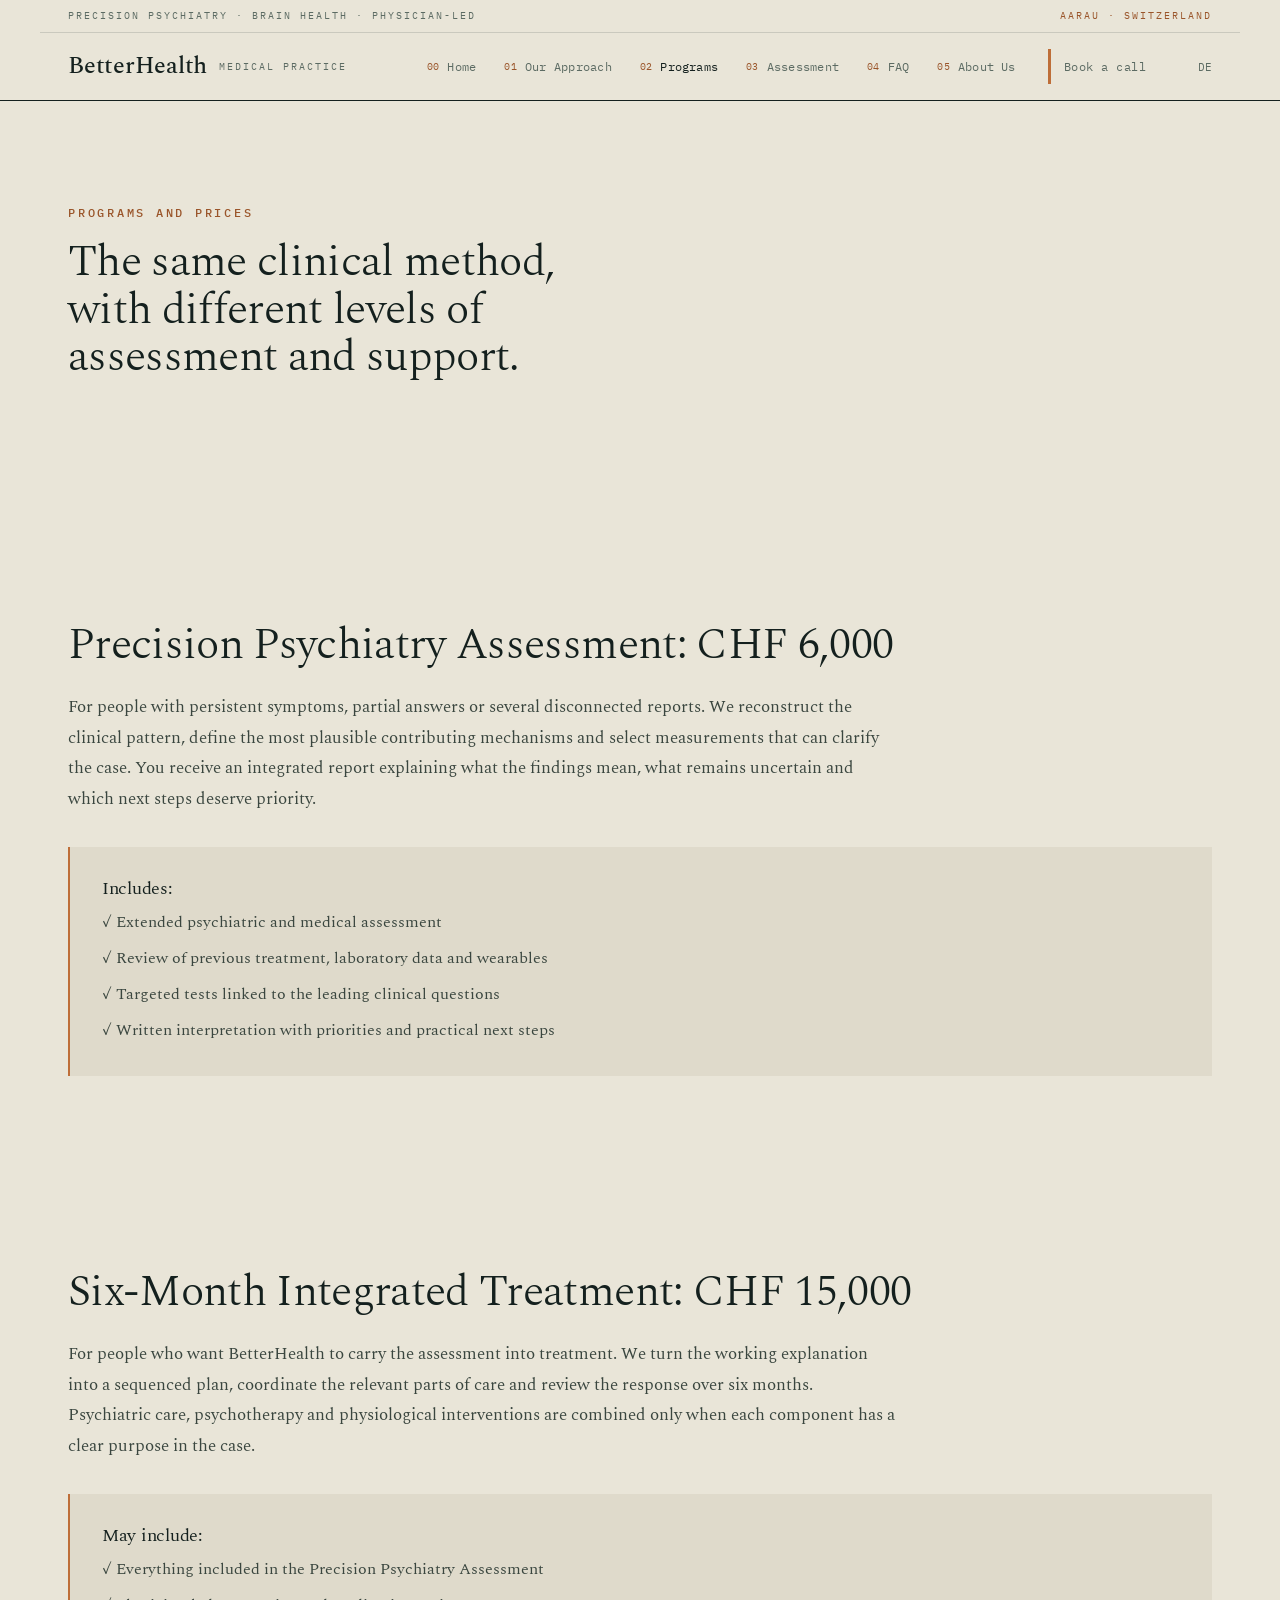
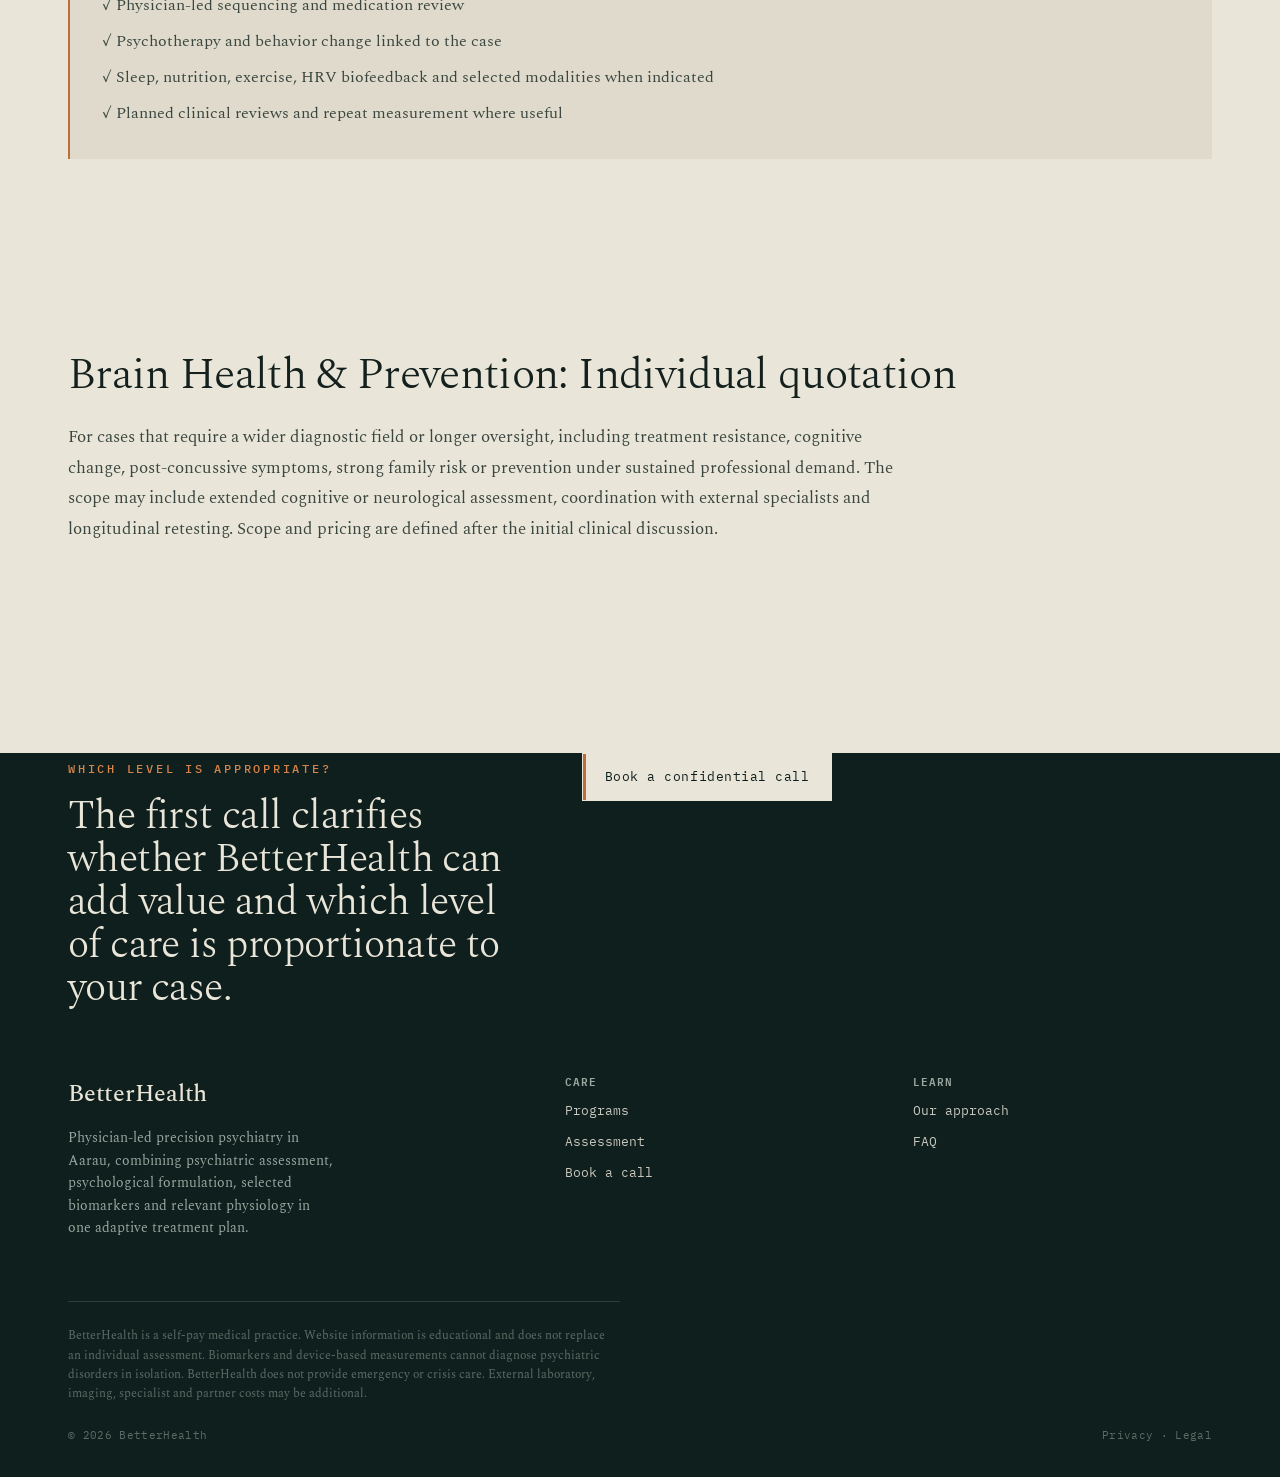
<file: programs/index.html>
<!DOCTYPE html><html lang="en"><head><meta charset="utf-8"/><meta name="viewport" content="width=device-width,initial-scale=1"/><meta name="theme-color" content="#17302d"/><meta name="color-scheme" content="light"/><title>Programs and prices | BetterHealth</title><meta name="description" content="Precision psychiatry assessment, six-month integrated treatment and longer-term brain-health care at BetterHealth in Aarau."/><meta property="og:title" content="Programs and prices | BetterHealth"/><meta property="og:description" content="Three levels of physician-led assessment and care, with transparent BetterHealth fees."/><meta property="og:type" content="website"/><link href="../favicon.svg" rel="icon" type="image/svg+xml"/><link href="../site.webmanifest" rel="manifest"/><link href="https://fonts.googleapis.com" rel="preconnect"/><link crossorigin href="https://fonts.gstatic.com" rel="preconnect"/><link href="https://fonts.googleapis.com/css2?family=Spectral:ital,wght@0,300;0,400;0,500;0,600;1,400;1,500&amp;family=IBM+Plex+Mono:wght@400;500;600&amp;display=swap" rel="stylesheet"/><link href="../assets/styles.css" rel="stylesheet"/></head><body><a class="skip-link" href="#main-content">Skip to content</a><header class="nav"><div class="registry"><span data-en="Precision psychiatry · Brain health · Physician-led" data-de="Präzisionspsychiatrie · Gehirngesundheit · Ärztlich geleitet">Precision psychiatry · Brain health · Physician-led</span><span data-en="Aarau · Switzerland" data-de="Aarau · Schweiz">Aarau · Switzerland</span></div><div class="nav-inner"><a class="brand" href="../"><b>BetterHealth</b><span data-en="Medical Practice" data-de="Praxis">Medical Practice</span></a><button aria-controls="navMenu" aria-expanded="false" aria-label="Menu" class="menu-toggle" type="button">☰</button><nav aria-label="Primary" class="nav-index" id="navMenu"><a href="../"><i>00</i><span data-en="Home" data-de="Startseite">Home</span></a><a href="../approach/"><i>01</i><span data-en="Our Approach" data-de="Unser Ansatz">Our Approach</span></a><a aria-current="page" href="../programs/"><i>02</i><span data-en="Programs" data-de="Programme">Programs</span></a><a href="../assessment/"><i>03</i><span data-en="Assessment" data-de="Abklärung">Assessment</span></a><a href="../faq/"><i>04</i><span data-en="FAQ" data-de="FAQ">FAQ</span></a><a class="btn btn-solid" href="../contact/"><span data-en="Book a call" data-de="Gespräch buchen">Book a call</span></a><button aria-label="Switch language" class="lang-toggle" type="button"><span data-en="DE" data-de="EN">DE</span></button></nav></div></header><main class="page" id="main-content"><section class="section programs"><div class="wrap"><div class="head reveal"><span class="cap" data-en="Programs and prices" data-de="Programme und Preise">Programs and prices</span><h2 data-en="The same clinical method, with different levels of assessment and support." data-de="Dieselbe klinische Methode mit unterschiedlichem Umfang an Abklärung und Begleitung.">The same clinical method, with different levels of assessment and support.</h2></div></div></section><section class="section"><div class="wrap"><h2 style="font-size:clamp(28px,3.6vw,44px);font-weight:300;margin-bottom:var(--s3)" data-en="Precision Psychiatry Assessment: CHF 6,000" data-de="Präzisionspsychiatrische Abklärung: CHF 6.000">Precision Psychiatry Assessment: CHF 6,000</h2><p style="max-width:92ch;line-height:1.8;color:var(--ink-soft);font-size:17px" data-en="For people with persistent symptoms, partial answers or several disconnected reports. We reconstruct the clinical pattern, define the most plausible contributing mechanisms and select measurements that can clarify the case. You receive an integrated report explaining what the findings mean, what remains uncertain and which next steps deserve priority." data-de="Für Menschen mit anhaltenden Beschwerden, unvollständigen Erklärungen oder mehreren unverbundenen Befunden. Wir rekonstruieren das klinische Muster, definieren die plausibelsten beteiligten Mechanismen und wählen Messungen aus, die den Fall klären können. Sie erhalten einen integrierten Bericht darüber, was die Befunde bedeuten, was unsicher bleibt und welche nächsten Schritte Priorität haben.">For people with persistent symptoms, partial answers or several disconnected reports. We reconstruct the clinical pattern, define the most plausible contributing mechanisms and select measurements that can clarify the case. You receive an integrated report explaining what the findings mean, what remains uncertain and which next steps deserve priority.</p><div style="margin-top:var(--s4);padding:var(--s4);border-left:2px solid var(--copper);background:var(--porcelain-2)"><h3 style="font-size:18px;margin-bottom:12px" data-en="Includes:" data-de="Enthält:">Includes:</h3><ul style="list-style:none;padding:0;margin:0;display:grid;gap:10px;font-size:16px;color:var(--ink-soft)"><li>✓ <span data-en="Extended psychiatric and medical assessment" data-de="Vertiefte psychiatrische und medizinische Abklärung">Extended psychiatric and medical assessment</span></li><li>✓ <span data-en="Review of previous treatment, laboratory data and wearables" data-de="Überprüfung bisheriger Behandlungen, Laborbefunde und Wearable-Daten">Review of previous treatment, laboratory data and wearables</span></li><li>✓ <span data-en="Targeted tests linked to the leading clinical questions" data-de="Gezielte Untersuchungen für die führenden klinischen Fragestellungen">Targeted tests linked to the leading clinical questions</span></li><li>✓ <span data-en="Written interpretation with priorities and practical next steps" data-de="Schriftliche Interpretation mit Prioritäten und praktischen nächsten Schritten">Written interpretation with priorities and practical next steps</span></li></ul></div></div></section><section class="section"><div class="wrap"><h2 style="font-size:clamp(28px,3.6vw,44px);font-weight:300;margin-bottom:var(--s3)" data-en="Six-Month Integrated Treatment: CHF 15,000" data-de="Sechsmonatige integrierte Behandlung: CHF 15.000">Six-Month Integrated Treatment: CHF 15,000</h2><p style="max-width:92ch;line-height:1.8;color:var(--ink-soft);font-size:17px" data-en="For people who want BetterHealth to carry the assessment into treatment. We turn the working explanation into a sequenced plan, coordinate the relevant parts of care and review the response over six months. Psychiatric care, psychotherapy and physiological interventions are combined only when each component has a clear purpose in the case." data-de="Für Menschen, die möchten, dass BetterHealth die Abklärung in die Behandlung überführt. Wir übersetzen die Arbeitshypothese in einen zeitlich geordneten Plan, koordinieren die relevanten Teile der Versorgung und beurteilen den Verlauf über sechs Monate. Psychiatrische Behandlung, Psychotherapie und physiologische Interventionen werden nur dann verbunden, wenn jeder Bestandteil im Fall eine klare Funktion hat.">For people who want BetterHealth to carry the assessment into treatment. We turn the working explanation into a sequenced plan, coordinate the relevant parts of care and review the response over six months. Psychiatric care, psychotherapy and physiological interventions are combined only when each component has a clear purpose in the case.</p><div style="margin-top:var(--s4);padding:var(--s4);border-left:2px solid var(--copper);background:var(--porcelain-2)"><h3 style="font-size:18px;margin-bottom:12px" data-en="May include:" data-de="Kann enthalten:">May include:</h3><ul style="list-style:none;padding:0;margin:0;display:grid;gap:10px;font-size:16px;color:var(--ink-soft)"><li>✓ <span data-en="Everything included in the Precision Psychiatry Assessment" data-de="Alle Bestandteile der präzisionspsychiatrischen Abklärung">Everything included in the Precision Psychiatry Assessment</span></li><li>✓ <span data-en="Physician-led sequencing and medication review" data-de="Ärztlich geleitete Behandlungsplanung und Überprüfung der Medikation">Physician-led sequencing and medication review</span></li><li>✓ <span data-en="Psychotherapy and behavior change linked to the case" data-de="Psychotherapie und Verhaltensänderung auf Grundlage des Falls">Psychotherapy and behavior change linked to the case</span></li><li>✓ <span data-en="Sleep, nutrition, exercise, HRV biofeedback and selected modalities when indicated" data-de="Schlaf, Ernährung, Bewegung, HRV-Biofeedback und ausgewählte Modalitäten bei entsprechender Indikation">Sleep, nutrition, exercise, HRV biofeedback and selected modalities when indicated</span></li><li>✓ <span data-en="Planned clinical reviews and repeat measurement where useful" data-de="Geplante klinische Verlaufsbeurteilungen und sinnvolle Wiederholungsmessungen">Planned clinical reviews and repeat measurement where useful</span></li></ul></div></div></section><section class="section"><div class="wrap"><h2 style="font-size:clamp(28px,3.6vw,44px);font-weight:300;margin-bottom:var(--s3)" data-en="Brain Health &amp; Prevention: Individual quotation" data-de="Gehirngesundheit &amp; Prävention: Individuelle Offerte">Brain Health &amp; Prevention: Individual quotation</h2><p style="max-width:92ch;line-height:1.8;color:var(--ink-soft);font-size:17px" data-en="For cases that require a wider diagnostic field or longer oversight, including treatment resistance, cognitive change, post-concussive symptoms, strong family risk or prevention under sustained professional demand. The scope may include extended cognitive or neurological assessment, coordination with external specialists and longitudinal retesting. Scope and pricing are defined after the initial clinical discussion." data-de="Für Fälle, die ein breiteres diagnostisches Feld oder eine längere Betreuung benötigen, darunter Therapieresistenz, kognitive Veränderungen, postkommotionelle Beschwerden, ausgeprägte familiäre Risiken oder Prävention bei anhaltend hoher beruflicher Belastung. Der Umfang kann erweiterte kognitive oder neurologische Abklärungen, die Koordination mit externen Fachpersonen und längerfristige Wiederholungsmessungen umfassen. Umfang und Preis werden nach dem ersten klinischen Gespräch festgelegt.">For cases that require a wider diagnostic field or longer oversight, including treatment resistance, cognitive change, post-concussive symptoms, strong family risk or prevention under sustained professional demand. The scope may include extended cognitive or neurological assessment, coordination with external specialists and longitudinal retesting. Scope and pricing are defined after the initial clinical discussion.</p></div></section><div class="contact" style="margin-top:var(--s7)"><div class="wrap"><div><span class="cap" data-en="Which level is appropriate?" data-de="Welcher Umfang ist angemessen?">Which level is appropriate?</span><h2 data-en="The first call clarifies whether BetterHealth can add value and which level of care is proportionate to your case." data-de="Das erste Gespräch klärt, ob BetterHealth einen Mehrwert bieten kann und welcher Betreuungsumfang Ihrem Fall angemessen ist.">The first call clarifies whether BetterHealth can add value and which level of care is proportionate to your case.</h2></div><div><a class="btn btn-solid" href="../contact/" style="background:var(--porcelain);color:var(--petrol)"><span data-en="Book a confidential call" data-de="Vertrauliches Gespräch buchen">Book a confidential call</span></a></div></div></div></main><footer><div class="wrap"><div class="fcols"><div><a class="brand" href="../"><b>BetterHealth</b></a><p class="fdesc" data-en="Physician-led precision psychiatry in Aarau, combining psychiatric assessment, psychological formulation, selected biomarkers and relevant physiology in one adaptive treatment plan." data-de="Ärztlich geleitete Präzisionspsychiatrie in Aarau, die psychiatrische Abklärung, psychologische Fallformulierung, ausgewählte Biomarker und relevante Physiologie in einem anpassbaren Behandlungsplan verbindet.">Physician-led precision psychiatry in Aarau, combining psychiatric assessment, psychological formulation, selected biomarkers and relevant physiology in one adaptive treatment plan.</p></div><div class="fcol"><h4 data-en="Care" data-de="Behandlung">Care</h4><a data-en="Programs" data-de="Programme" href="../programs/">Programs</a><a data-en="Assessment" data-de="Abklärung" href="../assessment/">Assessment</a><a data-en="Book a call" data-de="Gespräch buchen" href="../contact/">Book a call</a></div><div class="fcol"><h4 data-en="Learn" data-de="Wissen">Learn</h4><a data-en="Our approach" data-de="Unser Ansatz" href="../approach/">Our approach</a><a data-en="FAQ" data-de="FAQ" href="../faq/">FAQ</a></div></div><p class="disclaimer" data-en="BetterHealth is a self-pay medical practice. Website information is educational and does not replace an individual assessment. Biomarkers and device-based measurements cannot diagnose psychiatric disorders in isolation. BetterHealth does not provide emergency or crisis care. External laboratory, imaging, specialist and partner costs may be additional." data-de="BetterHealth ist eine medizinische Selbstzahlerpraxis. Die Informationen auf dieser Website dienen der Aufklärung und ersetzen keine individuelle Abklärung. Biomarker und gerätebasierte Messungen können psychiatrische Erkrankungen nicht isoliert diagnostizieren. BetterHealth bietet keine Notfall- oder Krisenversorgung. Externe Labor-, Bildgebungs-, Facharzt- und Partnerkosten können zusätzlich anfallen.">BetterHealth is a self-pay medical practice. Website information is educational and does not replace an individual assessment. Biomarkers and device-based measurements cannot diagnose psychiatric disorders in isolation. BetterHealth does not provide emergency or crisis care. External laboratory, imaging, specialist and partner costs may be additional.</p><div class="fbottom"><span>© 2026 BetterHealth</span><span data-en="Privacy · Legal" data-de="Datenschutz · Rechtliches">Privacy · Legal</span></div></div></footer><script defer src="../assets/app.js"></script></body></html>
</file>
<file: assets/styles.css>
:root{
  --petrol:oklch(0.225 0.022 190.6);--petrol-2:oklch(0.263 0.028 199.4);--petrol-line:rgba(233,229,216,.14);
  --porcelain:oklch(0.921 0.018 92.7);--porcelain-2:oklch(0.888 0.021 91.6);--porcelain-3:oklch(0.949 0.014 93.0);
  --ink:oklch(0.231 0.017 183.3);--ink-soft:oklch(0.381 0.020 159.7);
  --slate:oklch(0.513 0.022 162.3);--slate-light:oklch(0.716 0.018 156.8);
  --copper:oklch(0.617 0.122 52.4);--copper-bright:oklch(0.689 0.125 54.2);--copper-deep:oklch(0.523 0.108 50.3);
  --ease-expo:cubic-bezier(.16,1,.3,1);
  --maxw:1200px;
  --serif:"Spectral",Georgia,serif;
  --mono:"IBM Plex Mono",ui-monospace,monospace;
  --s1:8px;--s2:16px;--s3:24px;--s4:32px;--s5:48px;--s6:64px;--s7:96px;
}
*{box-sizing:border-box}
html{scroll-behavior:smooth}
body{margin:0;background:var(--porcelain);color:var(--ink);font-family:var(--serif);font-size:18px;line-height:1.62;-webkit-font-smoothing:antialiased}
a{color:inherit;text-decoration:none}
h1,h2,h3,h4{margin:0;font-family:var(--serif);font-weight:400;letter-spacing:-.015em;line-height:1.08}
.wrap{max-width:var(--maxw);margin:0 auto;padding:0 28px}
.section{padding:var(--s7) 0;position:relative}
.cap{font-family:var(--mono);font-size:11.5px;letter-spacing:.24em;text-transform:uppercase;color:var(--copper-deep);font-weight:500}
.mono{font-family:var(--mono)}

.btn{display:inline-flex;align-items:center;gap:10px;min-height:44px;padding:12px 22px;text-decoration:none;font-family:var(--mono);font-size:13px;letter-spacing:.04em;border:1px solid transparent;cursor:pointer;transition:transform .18s ease,background .2s;position:relative}
.btn-solid{background:var(--petrol);color:var(--porcelain)}
.btn-solid:hover{transform:translateY(-2px)}
.btn-solid::before{content:"";position:absolute;left:0;top:0;bottom:0;width:3px;background:var(--copper)}
.btn-ghost{border-color:rgba(20,32,30,.32);color:var(--ink);background:transparent}
.btn-ghost:hover{border-color:var(--ink);transform:translateY(-2px)}

header.nav{background:var(--porcelain);border-bottom:1px solid var(--ink);position:relative;z-index:50}
.registry{max-width:var(--maxw);margin:0 auto;padding:8px 28px;display:flex;justify-content:space-between;gap:16px;font-family:var(--mono);font-size:10px;letter-spacing:.2em;text-transform:uppercase;color:var(--slate);border-bottom:1px solid rgba(20,32,30,.14);flex-wrap:wrap}
.registry span:last-child{color:var(--copper-deep)}
.nav-inner{max-width:var(--maxw);margin:0 auto;padding:14px 28px;display:flex;align-items:center;justify-content:space-between;gap:24px}
.brand{display:flex;align-items:center;gap:12px;text-decoration:none;cursor:pointer}
.brand b{font-family:var(--serif);font-weight:500;font-size:24px;letter-spacing:-.01em}
.brand span{font-family:var(--mono);font-size:10px;letter-spacing:.2em;text-transform:uppercase;color:var(--slate);display:block;line-height:1.35}
.menu-toggle{display:none;background:none;border:none;font-size:24px;cursor:pointer;color:var(--slate);padding:0;width:44px;height:44px;flex-shrink:0}
.nav-index{display:flex;gap:28px;align-items:center;font-family:var(--mono);font-size:12px;letter-spacing:.02em}
.nav-index a{text-decoration:none;color:var(--slate);transition:color .2s;cursor:pointer;display:inline-flex;gap:8px;align-items:center;background:none;border:none;font-size:12px;padding:0;white-space:nowrap}
.nav-index a i{color:var(--copper-deep);font-style:normal;font-size:10px}
.nav-index a:hover{color:var(--ink)}
.nav-index .btn{padding:8px 16px;min-height:0;margin-left:4px}
.lang-toggle{background:none;border:none;font-family:var(--mono);font-size:11px;cursor:pointer;color:var(--slate);padding:0;margin-left:8px;flex-shrink:0}
.lang-toggle:hover{color:var(--ink)}
@media(max-width:940px){
  .registry{flex-direction:column;gap:6px;padding:8px 28px}
  .registry span:first-child{font-size:9px}
  .registry span:last-child{font-size:9px}
  .menu-toggle{display:flex;align-items:center;justify-content:center}
  .nav-index{position:absolute;top:100%;left:0;right:0;flex-direction:column;gap:0;background:var(--porcelain);border-bottom:0;padding:0;max-height:0;overflow:hidden;visibility:hidden;pointer-events:none;transition:max-height .3s ease;align-items:stretch}
  .nav-index.open{max-height:600px;visibility:visible;pointer-events:auto;border-bottom:1px solid var(--ink)}
  .nav-index a{display:flex;padding:16px 28px;border-bottom:1px solid rgba(20,32,30,.08);width:100%;align-items:center;gap:10px}
  .nav-index a i{min-width:20px}
  .nav-index a:last-child{border-bottom:none}
  .nav-index .btn{width:auto;margin:16px 28px;margin-top:20px;padding:12px 22px}
  .lang-toggle{display:block;padding:16px 28px;border-top:1px solid rgba(20,32,30,.08);width:100%;text-align:left}
  .nav-inner{padding:12px 28px}
  .brand{align-items:center;gap:10px}
}

.reveal{opacity:0;transform:translateY(12px);transition:opacity .6s var(--ease-expo),transform .6s var(--ease-expo)}
.reveal.in{opacity:1;transform:none}

.hero{padding:56px 0 var(--s7);background-image:none;background-color:var(--porcelain)}
.hero-head{display:grid;grid-template-columns:1.05fr .95fr;gap:var(--s5);align-items:end;margin-bottom:var(--s5)}
.hero h1{font-size:clamp(38px,5.4vw,72px);font-weight:300;line-height:1.02}
.hero h1 em{font-style:italic;color:var(--copper-deep);font-weight:500}
.hero .lede{font-size:19px;color:var(--ink-soft);max-width:48ch;margin-top:0}
.hero-actions{margin-top:var(--s3);display:flex;gap:12px;flex-wrap:wrap}
@media(max-width:900px){.hero-head{grid-template-columns:1fr;gap:var(--s3)}}

.plate{border:1px solid rgba(20,32,30,.24);background:var(--porcelain-3);position:relative}
.plate-bar{display:flex;justify-content:space-between;align-items:center;padding:12px 18px;border-bottom:1px solid rgba(20,32,30,.16);font-family:var(--mono);font-size:11px;letter-spacing:.14em;text-transform:uppercase;color:var(--slate)}
.plate-bar b{color:var(--ink);font-weight:600}

.thesis{border-top:1px solid rgba(20,32,30,.14);border-bottom:1px solid rgba(20,32,30,.14)}
.thesis .wrap{display:grid;grid-template-columns:180px 1fr;gap:var(--s5);padding-top:var(--s6);padding-bottom:var(--s6)}
.thesis .cap{padding-top:8px}
.thesis p{font-size:23px;line-height:1.5;margin:0;max-width:40ch;color:var(--ink)}
.thesis p+p{margin-top:var(--s3);font-size:17px;color:var(--ink-soft);max-width:56ch}
@media(max-width:820px){.thesis .wrap{grid-template-columns:1fr;gap:var(--s2)}}

.method{background:var(--petrol);color:var(--porcelain);background-image:none}
.method .cap{color:var(--copper-bright)}
.method h2{color:var(--porcelain);font-size:clamp(28px,3.6vw,44px);font-weight:300;margin-top:12px;max-width:20ch}
.method .intro{color:var(--slate-light);max-width:56ch;margin-top:16px;font-size:16px}
.seq{margin-top:var(--s6);border-top:1px solid rgba(233,229,216,.14)}
.seqrow{display:grid;grid-template-columns:90px 1fr 2fr;gap:var(--s4);padding:var(--s4) 0;border-bottom:1px solid rgba(233,229,216,.14);align-items:baseline}
.seqrow .idx{font-family:var(--mono);font-size:13px;color:var(--copper-bright);letter-spacing:.1em}
.seqrow h3{color:var(--porcelain);font-size:24px}
.seqrow p{color:var(--slate-light);font-size:15px;line-height:1.6;margin:0}
@media(max-width:820px){.seqrow{grid-template-columns:1fr;gap:8px;padding:var(--s3) 0}}

.results{background:var(--petrol-2);color:var(--porcelain)}
.results .cap{color:var(--copper-bright)}
.results h2{color:var(--porcelain);font-size:clamp(26px,3.4vw,40px);font-weight:300;margin-top:12px;max-width:24ch}
.results .sub{color:var(--slate-light);max-width:60ch;margin-top:16px;font-size:16px}
.readout{margin-top:var(--s5);border-top:1px solid rgba(233,229,216,.14)}
.rrow{display:grid;grid-template-columns:180px 1fr;gap:var(--s4);align-items:baseline;padding:var(--s3) 0;border-bottom:1px solid rgba(233,229,216,.14)}
.rrow .rn{font-family:var(--serif);font-size:clamp(34px,4vw,48px);color:var(--copper-bright);font-weight:300;line-height:1}
.rrow .rl{color:var(--slate-light);font-size:15px}
@media(max-width:600px){.rrow{grid-template-columns:1fr;gap:6px}}

.tgrid{display:grid;grid-template-columns:1fr 1.14fr 1fr;gap:0;border:1px solid rgba(20,32,30,.2)}
.tcard{padding:30px 26px;border-right:1px solid rgba(20,32,30,.2);display:flex;flex-direction:column;background:var(--porcelain-3)}
.tcard:last-child{border-right:0}
.tcard.feat{background:var(--porcelain);position:relative}
.tcard.feat::before{content:"";position:absolute;left:0;right:0;top:0;height:3px;background:var(--copper)}
.tcard .tname{font-family:var(--serif);font-size:27px;font-weight:500}
.tcard .tfor{font-family:var(--mono);font-size:10.5px;letter-spacing:.06em;text-transform:uppercase;color:var(--copper-deep);margin:8px 0 20px}
.tcard ul{list-style:none;margin:0 0 24px;padding:0;display:grid;gap:11px}
.tcard li{color:var(--ink-soft);font-size:14.5px;line-height:1.5;padding-left:22px;position:relative}
.tcard li svg{position:absolute;left:0;top:5px;width:13px;height:13px}
.tcard .price{font-family:var(--mono);font-size:11.5px;color:var(--slate);margin-top:auto;margin-bottom:14px;letter-spacing:.03em}
.tcard .btn{justify-content:center}
@media(max-width:820px){.tgrid{grid-template-columns:1fr}.tcard{border-right:0;border-bottom:1px solid rgba(20,32,30,.2)}.tcard:last-child{border-bottom:0}}

.contact{background:var(--petrol);color:var(--porcelain)}
.contact .wrap{display:grid;grid-template-columns:.85fr 1.15fr;gap:var(--s5)}
.contact .cap{color:var(--copper-bright)}
.contact h2{color:var(--porcelain);font-size:clamp(26px,3.4vw,40px);font-weight:300;margin-top:12px;max-width:14ch}
.contact p{color:var(--slate-light);margin-top:16px;font-size:16px}
.notice{margin-top:20px;border:1px solid rgba(233,229,216,.14);padding:14px 16px;font-family:var(--mono);font-size:12px;color:var(--slate-light);line-height:1.5}
.notice b{color:var(--porcelain)}
.form{background:var(--porcelain);padding:28px}
.form label{display:block;font-family:var(--mono);font-size:11px;letter-spacing:.04em;text-transform:uppercase;color:var(--ink);margin:0 0 7px}
.form .field{margin-bottom:16px}
.form input,.form select,.form textarea{width:100%;border:1px solid rgba(20,32,30,.24);padding:12px 13px;font-family:var(--serif);font-size:16px;color:var(--ink);background:var(--porcelain-3);transition:border-color .2s}
.form input:focus,.form select:focus,.form textarea:focus{outline:none;border-color:var(--copper)}
.form textarea{resize:vertical;min-height:92px}
.form .consent{display:flex;gap:10px;align-items:flex-start;font-size:13px;color:var(--ink-soft);margin-bottom:16px;font-family:var(--mono);line-height:1.5}
.form .consent input{width:auto;margin-top:3px}
.form .btn{width:100%;justify-content:center}
@media(max-width:820px){.contact .wrap{grid-template-columns:1fr}}

footer{background:var(--petrol);color:var(--slate-light);padding:var(--s6) 0 var(--s4)}
.fcols{display:grid;grid-template-columns:1.5fr 1fr 1fr;gap:var(--s5)}
footer .brand b{color:var(--porcelain)}
.fdesc{font-size:14px;line-height:1.6;color:var(--slate-light);max-width:38ch;margin-top:14px}
.fcol h4{font-family:var(--mono);font-size:10.5px;letter-spacing:.1em;text-transform:uppercase;color:var(--slate-light);margin:0 0 14px;font-weight:600}
.fcol a{display:block;text-decoration:none;color:var(--porcelain);font-family:var(--mono);font-size:13px;margin-bottom:10px;transition:color .2s;opacity:.85}
.fcol a:hover{opacity:1;color:var(--copper-bright)}
.disclaimer{margin-top:var(--s5);padding-top:var(--s3);border-top:1px solid rgba(233,229,216,.14);font-size:12px;line-height:1.6;color:var(--slate);max-width:92ch}
.fbottom{margin-top:var(--s3);font-family:var(--mono);font-size:11px;color:var(--slate);display:flex;justify-content:space-between;gap:16px;flex-wrap:wrap;letter-spacing:.03em}

.page{display:block}

.measure .head{max-width:60ch;margin-bottom:var(--s5)}
.measure h2{font-size:clamp(28px,3.6vw,44px);font-weight:300;margin-top:12px}
.measure .sub{color:var(--ink-soft);margin-top:14px;font-size:17px}
.programs .head{max-width:56ch;margin-bottom:var(--s5)}
.programs h2{font-size:clamp(28px,3.6vw,44px);font-weight:300;margin-top:12px}

.faq-item{border-top:1px solid rgba(20,32,30,.14);padding:20px 0}
.faq-item h3{font-size:18px;cursor:pointer;display:flex;justify-content:space-between;align-items:center;user-select:none}
.faq-item h3::after{content:"↓";transition:transform .3s}
.faq-item h3.open::after{transform:rotate(180deg)}
.faq-answer{max-height:0;overflow:hidden;transition:max-height .3s ease}
.faq-item.open .faq-answer{max-height:500px;padding-top:15px}

:focus-visible{outline:2px solid var(--copper);outline-offset:3px}
@media(prefers-reduced-motion:reduce){*{transition:none!important;scroll-behavior:auto}.reveal{opacity:1;transform:none}}


/* Production and accessibility layer */
.skip-link{position:fixed;left:16px;top:12px;z-index:999;transform:translateY(-160%);background:var(--porcelain);color:var(--ink);border:1px solid var(--ink);padding:10px 14px;font-family:var(--mono);font-size:12px;transition:transform .2s}
.skip-link:focus{transform:none}
body.menu-open{overflow:hidden}
.nav-index a[aria-current="page"]{color:var(--ink)}
.nav-index a[aria-current="page"] i{color:var(--copper-deep)}

.page:focus{outline:none}
.faq-item h3{margin:0}
.faq-item h3::after{content:none}
.faq-question{width:100%;display:flex;justify-content:space-between;align-items:center;gap:18px;border:0;background:transparent;color:var(--ink);font:inherit;text-align:left;padding:0;cursor:pointer}
.faq-question::after{content:"↓";font-family:var(--mono);font-size:14px;transition:transform .3s;flex:0 0 auto}
.faq-question[aria-expanded="true"]::after{transform:rotate(180deg)}
.form-status{min-height:1.5em;margin:14px 0 0;font-family:var(--mono);font-size:12px;line-height:1.5;color:var(--ink-soft)}
.form-status[data-state="success"]{color:var(--ink)}
.form-status[data-state="error"]{color:var(--copper-deep)}
.form button[disabled]{opacity:.58;cursor:wait;transform:none}
.hp-field{position:absolute!important;left:-10000px!important;width:1px!important;height:1px!important;overflow:hidden!important}
.domain-grid{display:grid;grid-template-columns:1fr 1fr;gap:var(--s4)}
.no-js-notice{margin:0;padding:12px 28px;background:var(--copper-deep);color:white;font-family:var(--mono);font-size:12px;text-align:center}
@media(max-width:700px){.domain-grid{grid-template-columns:1fr}.fcols{grid-template-columns:1fr}.hero{padding-top:36px}.section{padding:64px 0}}
</file>
